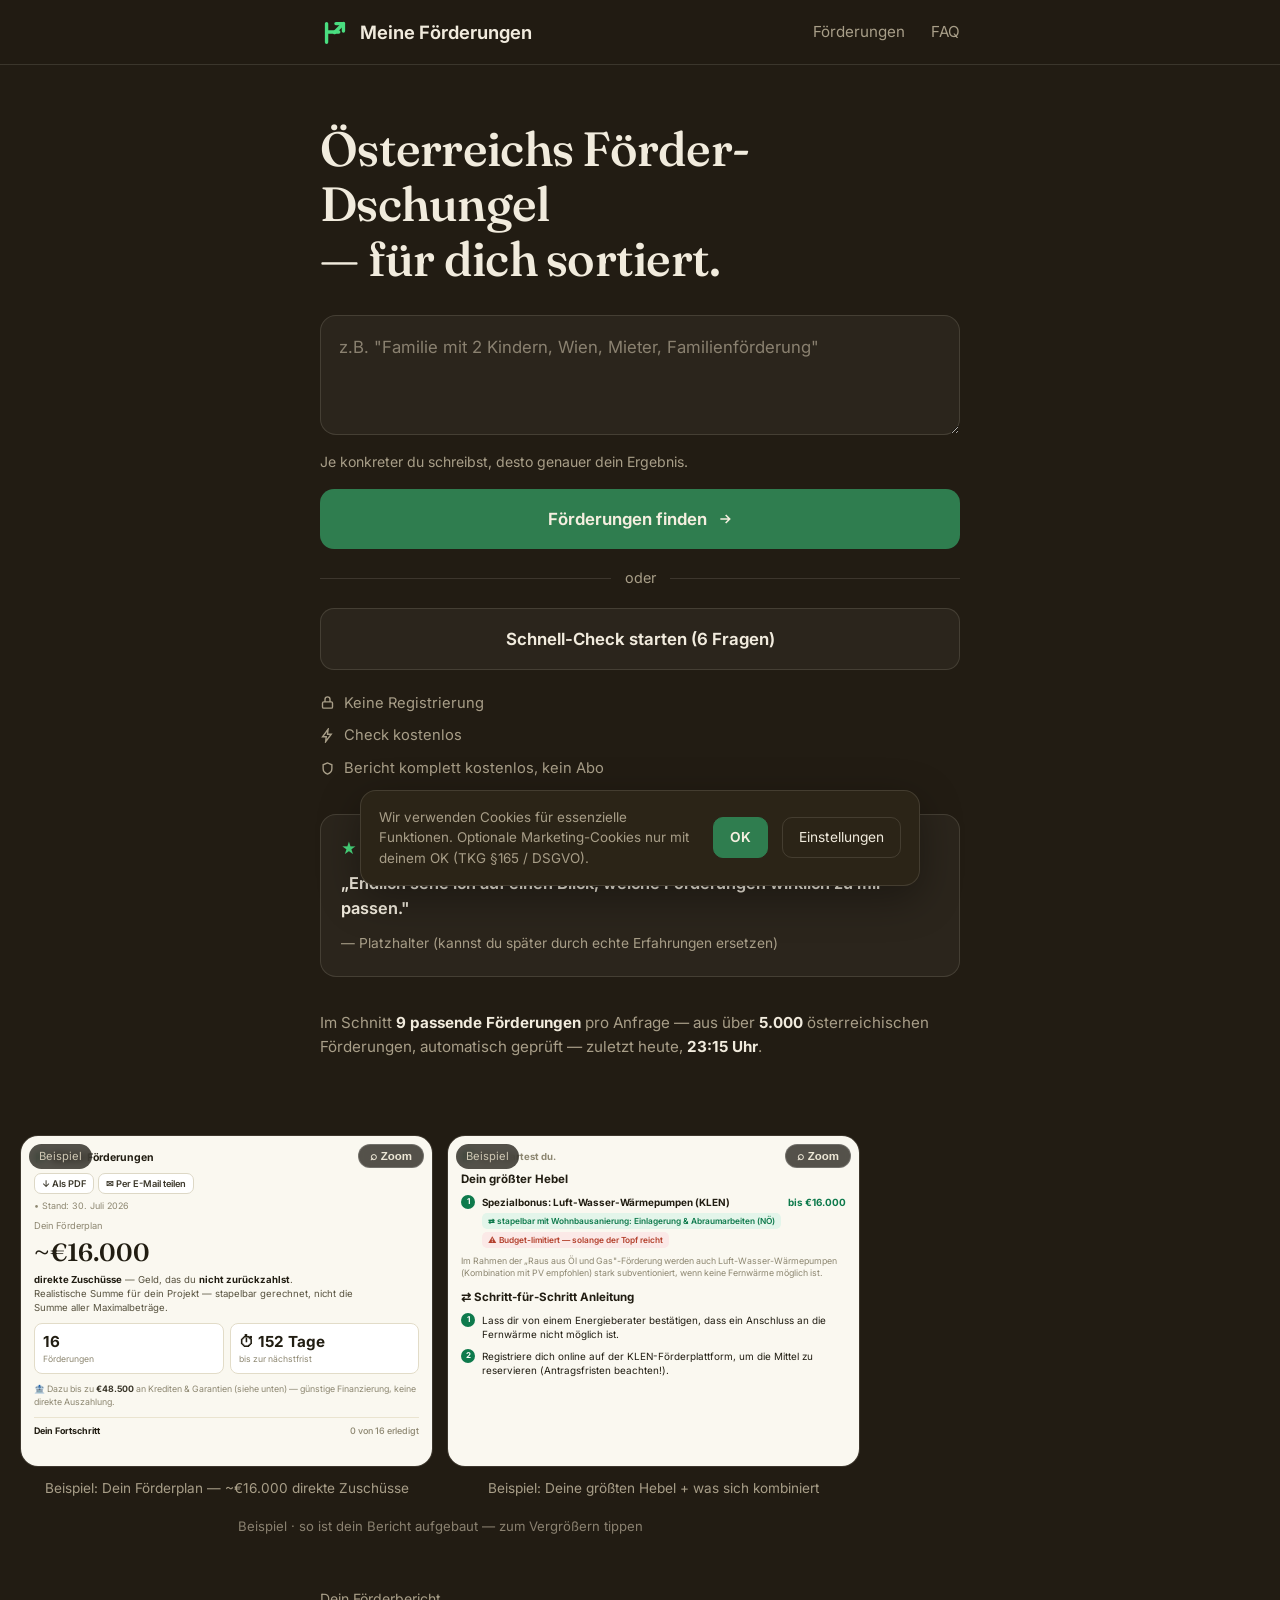
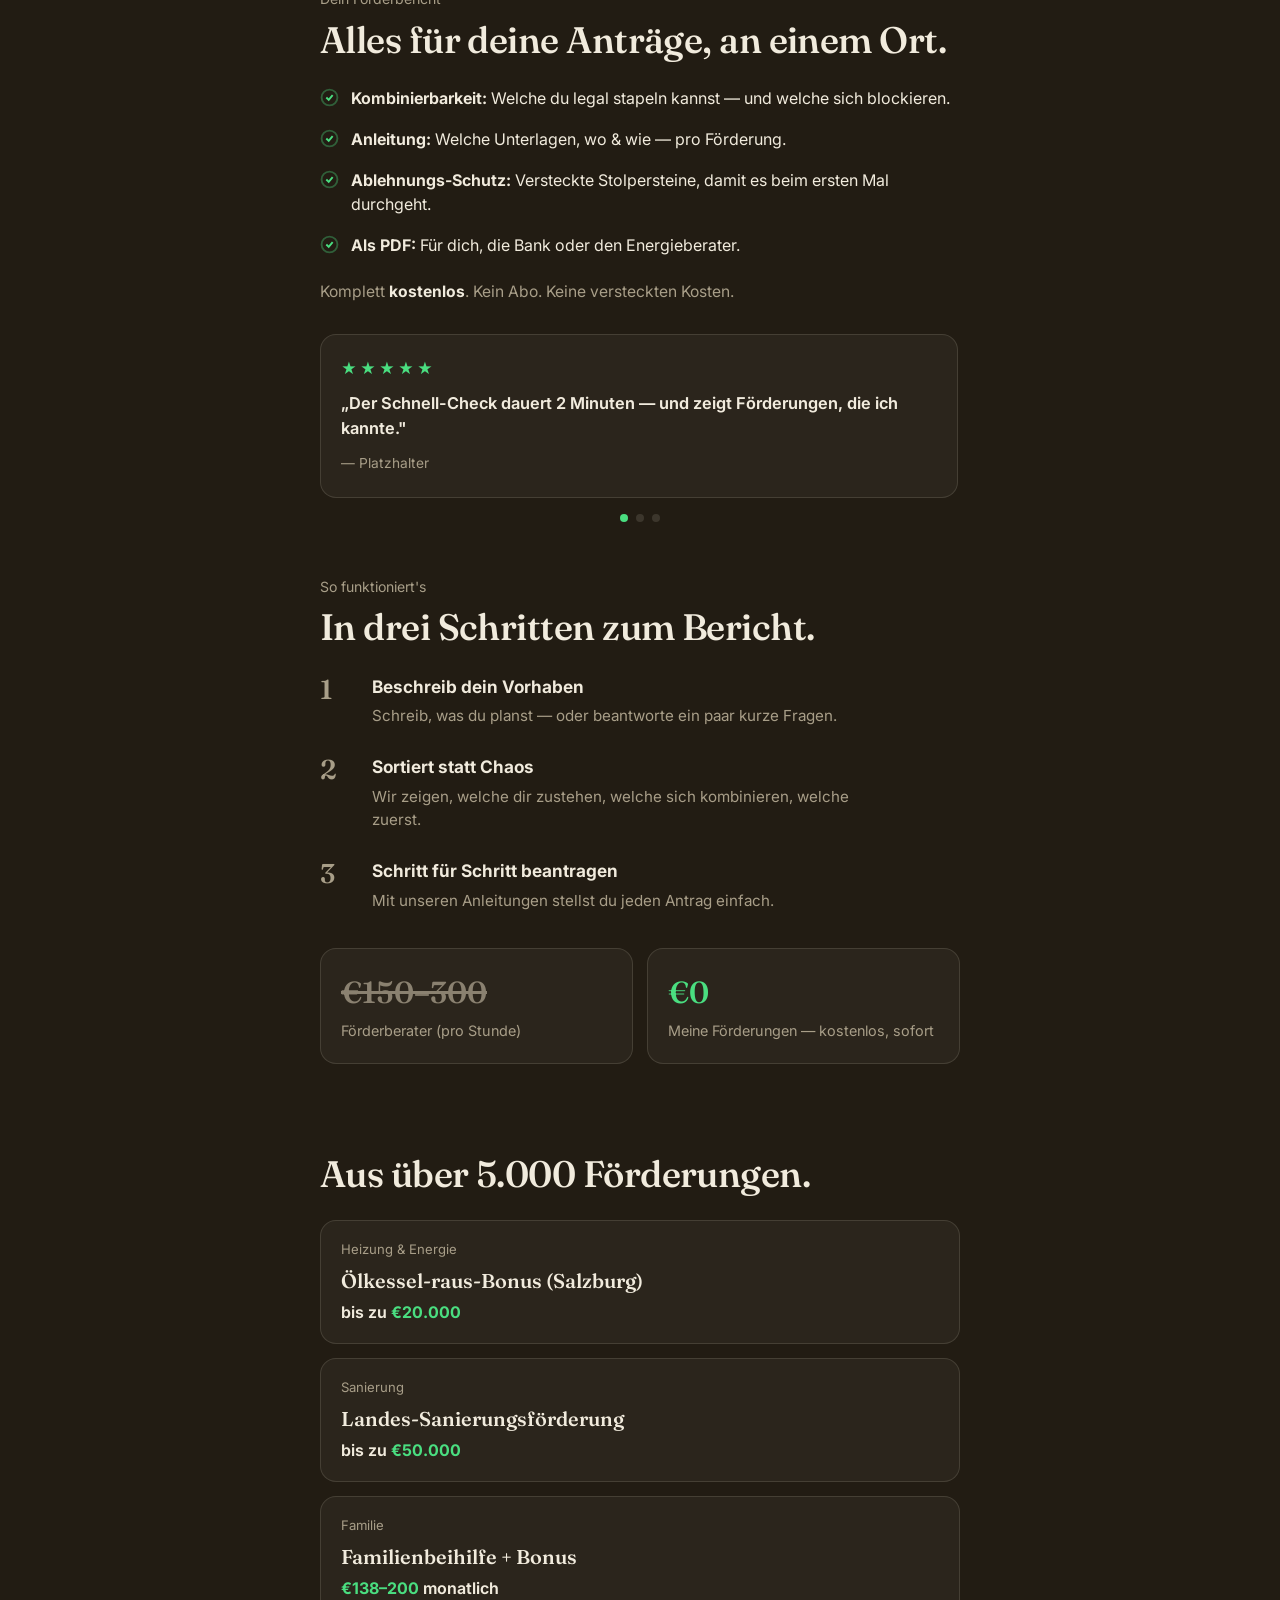
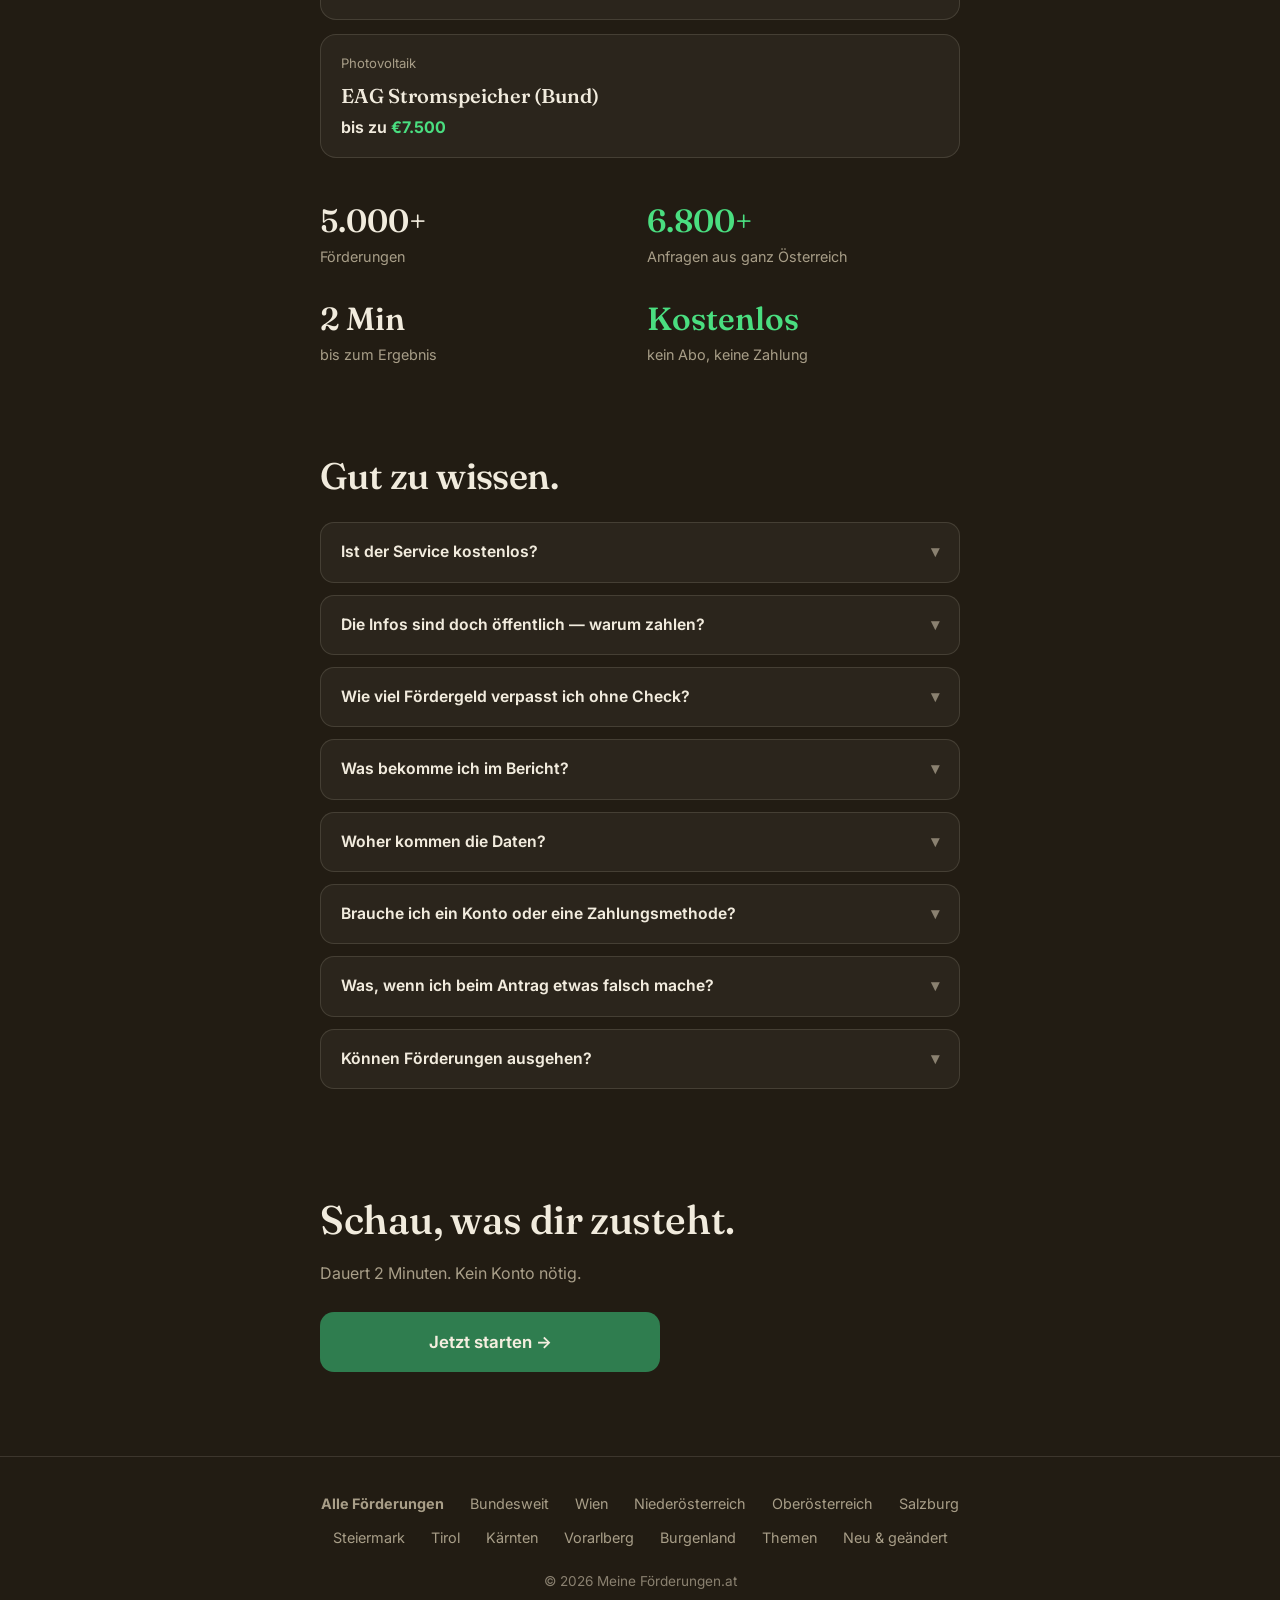
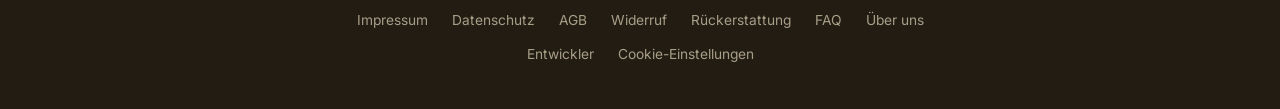
<file: index.html>
<!DOCTYPE html>
<html lang="de">
<head>
<meta charset="UTF-8">
<meta name="viewport" content="width=device-width, initial-scale=1">
<meta name="robots" content="noindex, nofollow">
<title>Meine Förderungen — Finde deine Förderungen in Österreich</title>
<meta name="description" content="Österreichs Förder-Dschungel — für dich sortiert. Im Schnitt 9 passende Förderungen pro Anfrage, aus über 5.000 Programmen.">
<link rel="preconnect" href="https://fonts.googleapis.com">
<link rel="preconnect" href="https://fonts.gstatic.com" crossorigin>
<link href="https://fonts.googleapis.com/css2?family=Fraunces:opsz,wght@9..144,400..640&family=Inter:wght@400;500;600;700;800&display=swap" rel="stylesheet">
<link rel="icon" href="data:image/svg+xml,%3Csvg xmlns='http://www.w3.org/2000/svg' viewBox='0 0 32 32'%3E%3Cpath d='M7 27V7M7 16h13M17 7h8v8M25 7 15.5 16.5' stroke='%234ADE80' stroke-width='3.6' stroke-linecap='round' stroke-linejoin='round' fill='none'/%3E%3C/svg%3E">
<link rel="stylesheet" href="assets/style.css">
<style>svg.ic{width:16px;height:16px}</style>
</head>
<body>

<header class="site">
  <div class="wrap nav">
    <a href="index.html" class="brand"><span data-logo data-color="var(--mint)" data-size="30"></span> Meine Förderungen</a>
    <nav class="nav-links"><a href="foerderungen.html">Förderungen</a><a href="#faq">FAQ</a></nav>
  </div>
</header>

<!-- HERO -->
<div class="wrap hero">
  <h1>Österreichs Förder-Dschungel<br>— für dich sortiert.</h1>

  <textarea id="freeText" placeholder='z.B. "Familie mit 2 Kindern, Wien, Mieter, Familienförderung"'></textarea>
  <p class="hint">Je konkreter du schreibst, desto genauer dein Ergebnis.</p>
  <button class="btn btn-primary" id="findBtn">Förderungen finden <svg class="ic" viewBox="0 0 24 24" fill="none" stroke="currentColor" stroke-width="2.4"><path d="M5 12h14M13 6l6 6-6 6"/></svg></button>

  <div class="divider-or">oder</div>
  <button class="btn btn-ghost" onclick="location.href='check.html'">Schnell-Check starten (6 Fragen)</button>
  <button class="btn btn-primary" id="meinBericht" style="display:none;margin-top:10px;background:var(--btn);color:var(--btn-text)">Mein Bericht öffnen →</button>
  <p id="profilHinweis" style="display:none;text-align:center;font-size:.84rem;color:var(--muted);margin-top:10px">Deine Angaben sind in diesem Browser gespeichert — <a href="check.html" style="color:var(--mint);text-decoration:underline">ändern</a></p>

  <div class="trust">
    <span class="t"><svg width="15" height="15" viewBox="0 0 24 24" fill="none" stroke="currentColor" stroke-width="2.2"><rect x="4" y="11" width="16" height="10" rx="2"/><path d="M8 11V7a4 4 0 0 1 8 0v4"/></svg> Keine Registrierung</span>
    <span class="t"><svg width="15" height="15" viewBox="0 0 24 24" fill="none" stroke="currentColor" stroke-width="2.2"><path d="M13 2 4 14h6l-1 8 9-12h-6z"/></svg> Check kostenlos</span>
    <span class="t"><svg width="15" height="15" viewBox="0 0 24 24" fill="none" stroke="currentColor" stroke-width="2.2"><path d="M12 3 5 6v6c0 4.4 3 7.5 7 9 4-1.5 7-4.6 7-9V6z"/></svg> Bericht komplett kostenlos, kein Abo</span>
  </div>

  <div class="testimonial">
    <div class="stars">★★★★★</div>
    <span class="quote">„Endlich sehe ich auf einen Blick, welche Förderungen wirklich zu mir passen."</span>
    <div class="t-meta">— Platzhalter (kannst du später durch echte Erfahrungen ersetzen)</div>
  </div>

  <p class="statline">Im Schnitt <b>9 passende Förderungen</b> pro Anfrage — aus über <b>5.000</b> österreichischen Förderungen, automatisch geprüft — zuletzt heute, <b>23:15 Uhr</b>.</p>
</div>

<!-- BEISPIEL-REPORTS -->
<div class="wrap-wide examples" id="beispiele">
  <div class="examples-grid">
    <div>
      <div class="ex-card">
        <span class="beispiel">Beispiel</span>
        <button class="zoom" data-shot="shot1">⌕ Zoom</button>
        <div class="ex-shot" id="shot1">
          <div class="xs-head"><span data-logo data-color="#0E7A4C" data-size="13"></span> Meine Förderungen</div>
          <div><span class="xs-btn">↓ Als PDF</span><span class="xs-btn">✉ Per E-Mail teilen</span></div>
          <div class="xs-stand">• Stand: 30. Juli 2026</div>
          <div class="xs-label">Dein Förderplan</div>
          <div class="xs-big">~€16.000</div>
          <div class="xs-sub"><b>direkte Zuschüsse</b> — Geld, das du <b>nicht zurückzahlst</b>.<br>Realistische Summe für dein Projekt — stapelbar gerechnet, nicht die Summe aller Maximalbeträge.</div>
          <div class="xs-grid">
            <div class="xs-box"><div class="n">16</div><div class="l">Förderungen</div></div>
            <div class="xs-box"><div class="n">⏱ 152 Tage</div><div class="l">bis zur nächstfrist</div></div>
          </div>
          <div class="xs-note">🏦 Dazu bis zu <b>€48.500</b> an Krediten &amp; Garantien (siehe unten) — günstige Finanzierung, keine direkte Auszahlung.</div>
          <div class="xs-progress">Dein Fortschritt <span class="r">0 von 16 erledigt</span></div>
        </div>
      </div>
      <p class="ex-cap">Beispiel: Dein Förderplan — ~€16.000 direkte Zuschüsse</p>
    </div>
    <div>
      <div class="ex-card">
        <span class="beispiel">Beispiel</span>
        <button class="zoom" data-shot="shot2">⌕ Zoom</button>
        <div class="ex-shot" id="shot2">
          <div class="xs-head"><span data-logo data-color="#0E7A4C" data-size="13"></span> <span class="xs-label" style="font-size:.6rem">Hier startest du.</span></div>
          <div class="xs-h3">Dein größter Hebel</div>
          <div class="xs-step"><span class="dot">1</span><div><b>Spezialbonus: Luft-Wasser-Wärmepumpen (KLEN)</b> <span style="float:right;color:#0E7A4C;font-weight:700">bis €16.000</span>
            <div><span class="xs-tag ok">⇄ stapelbar mit Wohnbausanierung: Einlagerung &amp; Abraumarbeiten (NÖ)</span><span class="xs-tag warn">⚠ Budget-limitiert — solange der Topf reicht</span></div>
          </div></div>
          <div class="xs-note">Im Rahmen der „Raus aus Öl und Gas"-Förderung werden auch Luft-Wasser-Wärmepumpen (Kombination mit PV empfohlen) stark subventioniert, wenn keine Fernwärme möglich ist.</div>
          <div class="xs-h3" style="margin-top:9px">⇄ Schritt-für-Schritt Anleitung</div>
          <div class="xs-step"><span class="dot">1</span><div>Lass dir von einem Energieberater bestätigen, dass ein Anschluss an die Fernwärme nicht möglich ist.</div></div>
          <div class="xs-step"><span class="dot">2</span><div>Registriere dich online auf der KLEN-Förderplattform, um die Mittel zu reservieren (Antrags­fristen beachten!).</div></div>
        </div>
      </div>
      <p class="ex-cap">Beispiel: Deine größten Hebel + was sich kombiniert</p>
    </div>
  </div>
  <p class="examples-note">Beispiel · so ist dein Bericht aufgebaut — zum Vergrößern tippen</p>
</div>

<!-- DEIN FÖRDERBERICHT -->
<section id="foerderungen">
  <div class="wrap">
    <p class="kicker">Dein Förderbericht</p>
    <h2 class="display">Alles für deine Anträge, an einem Ort.</h2>
    <ul class="checklist">
      <li><span style="color:var(--mint)"><svg width="19" height="19" viewBox="0 0 24 24" fill="none" stroke="currentColor" stroke-width="2.4"><circle cx="12" cy="12" r="10" stroke-opacity=".35"/><path d="m8 12 3 3 5-6"/></svg></span><span><b>Kombinierbarkeit:</b> Welche du legal stapeln kannst — und welche sich blockieren.</span></li>
      <li><span style="color:var(--mint)"><svg width="19" height="19" viewBox="0 0 24 24" fill="none" stroke="currentColor" stroke-width="2.4"><circle cx="12" cy="12" r="10" stroke-opacity=".35"/><path d="m8 12 3 3 5-6"/></svg></span><span><b>Anleitung:</b> Welche Unterlagen, wo &amp; wie — pro Förderung.</span></li>
      <li><span style="color:var(--mint)"><svg width="19" height="19" viewBox="0 0 24 24" fill="none" stroke="currentColor" stroke-width="2.4"><circle cx="12" cy="12" r="10" stroke-opacity=".35"/><path d="m8 12 3 3 5-6"/></svg></span><span><b>Ablehnungs-Schutz:</b> Versteckte Stolpersteine, damit es beim ersten Mal durchgeht.</span></li>
      <li><span style="color:var(--mint)"><svg width="19" height="19" viewBox="0 0 24 24" fill="none" stroke="currentColor" stroke-width="2.4"><circle cx="12" cy="12" r="10" stroke-opacity=".35"/><path d="m8 12 3 3 5-6"/></svg></span><span><b>Als PDF:</b> Für dich, die Bank oder den Energieberater.</span></li>
    </ul>
    <p class="price-line">Komplett <b>kostenlos</b>. Kein Abo. Keine versteckten Kosten.</p>

    <div class="carousel" style="margin-top:30px">
      <div class="car-track">
        <div class="car-slide"><div class="testimonial">
          <div class="stars">★★★★★</div>
          <span class="quote">„Der Schnell-Check dauert 2 Minuten — und zeigt Förderungen, die ich kannte."</span>
          <div class="t-meta">— Platzhalter</div>
        </div></div>
        <div class="car-slide"><div class="testimonial">
          <div class="stars">★★★★★</div>
          <span class="quote">„Sofort sichtbar: was mir zusteht, was kombinierbar ist, was zuerst kommt."</span>
          <div class="t-meta">— Platzhalter</div>
        </div></div>
        <div class="car-slide"><div class="testimonial">
          <div class="stars">★★★★★</div>
          <span class="quote">„Alle 1.148 Förderungen Österreichs — durchsuchbar und gratis."</span>
          <div class="t-meta">— Platzhalter</div>
        </div></div>
      </div>
      <div class="car-dots"><button class="on"></button><button></button><button></button></div>
    </div>
  </div>
</section>

<!-- SO FUNKTIONIERT'S -->
<section style="padding-top:10px">
  <div class="wrap">
    <p class="kicker">So funktioniert's</p>
    <h2 class="display">In drei Schritten zum Bericht.</h2>
    <div class="steps">
      <div class="step"><div class="n">1</div><div><h3>Beschreib dein Vorhaben</h3><p>Schreib, was du planst — oder beantworte ein paar kurze Fragen.</p></div></div>
      <div class="step"><div class="n">2</div><div><h3>Sortiert statt Chaos</h3><p>Wir zeigen, welche dir zustehen, welche sich kombinieren, welche zuerst.</p></div></div>
      <div class="step"><div class="n">3</div><div><h3>Schritt für Schritt beantragen</h3><p>Mit unseren Anleitungen stellst du jeden Antrag einfach.</p></div></div>
    </div>
    <div class="vs" style="margin-top:36px">
      <div class="cell"><div class="amount old">€150–300</div><div class="lbl">Förderberater (pro Stunde)</div></div>
      <div class="cell"><div class="amount hot">€0</div><div class="lbl">Meine Förderungen — kostenlos, sofort</div></div>
    </div>
  </div>
</section>

<!-- AUS ÜBER 5.000 FÖRDERUNGEN -->
<section>
  <div class="wrap">
    <h2 class="display">Aus über 5.000 Förderungen.</h2>
    <div class="fcards">
      <div class="fcard"><div class="cat">Heizung &amp; Energie</div><div class="name">Ölkessel-raus-Bonus (Salzburg)</div><div class="amt">bis zu <b>€20.000</b></div></div>
      <div class="fcard"><div class="cat">Sanierung</div><div class="name">Landes-Sanierungsförderung</div><div class="amt">bis zu <b>€50.000</b></div></div>
      <div class="fcard"><div class="cat">Familie</div><div class="name">Familienbeihilfe + Bonus</div><div class="amt"><b>€138–200</b> monatlich</div></div>
      <div class="fcard"><div class="cat">Photovoltaik</div><div class="name">EAG Stromspeicher (Bund)</div><div class="amt">bis zu <b>€7.500</b></div></div>
    </div>
    <div class="stats" style="margin-top:38px">
      <div class="s"><div class="v">5.000+</div><div class="l">Förderungen</div></div>
      <div class="s"><div class="v g">6.800+</div><div class="l">Anfragen aus ganz Österreich</div></div>
      <div class="s"><div class="v">2 Min</div><div class="l">bis zum Ergebnis</div></div>
      <div class="s"><div class="v g">Kostenlos</div><div class="l">kein Abo, keine Zahlung</div></div>
    </div>
  </div>
</section>

<!-- FAQ -->
<section id="faq">
  <div class="wrap">
    <h2 class="display">Gut zu wissen.</h2>
    <div class="faq">
      <details><summary>Ist der Service kostenlos? <span class="ar">▾</span></summary><div class="a">Ja — alles: Der Check und dein vollständiger Bericht mit Anleitungen, Unterlagen und Kombi-Reihenfolge sind kostenlos. Keine Zahlung, kein Abo, kein Konto.</div></details>
      <details><summary>Die Infos sind doch öffentlich — warum zahlen? <span class="ar">▾</span></summary><div class="a">Du zahlst nichts — die Frage ist eher: Warum liegt das Wissen nur verstreut? Es verteilt sich über das Transparenzportal, 9 Landesförderstellen und Dutzende Stadt-Programme. Wir sortieren es für deine Situation: Was passt, was kombinierbar ist, welche Frist zuerst kommt.</div></details>
      <details><summary>Wie viel Fördergeld verpasst ich ohne Check? <span class="ar">▾</span></summary><div class="a">Im Schnitt finden wir 9 passende Förderungen pro Anfrage — die meisten Nutzer kannten vorher 2–3 davon. Gerade Kombinationen (z.&nbsp;B. Sanierung + PV + Wärmepumpe) bleiben ohne Überblick liegen.</div></details>
      <details><summary>Was bekomme ich im Bericht? <span class="ar">▾</span></summary><div class="a">Deinen persönlichen Bericht: jede passende Förderung mit Betrag, Schritt-für-Schritt-Anleitung zum Aufklappen, Unterlagen-Checkliste, Experten-Tipps und der Kombi-Reihenfolge — komplett kostenlos im Browser.</div></details>
      <details><summary>Woher kommen die Daten? <span class="ar">▾</span></summary><div class="a">Aus dem Transparenzportal des Bundes, den Förderstellen aller 9 Bundesländer sowie ausgewählten Stadt- und Bezirksprogrammen — über 5.000 Programme, automatisiert auf Aktualität geprüft.</div></details>
      <details><summary>Brauche ich ein Konto oder eine Zahlungsmethode? <span class="ar">▾</span></summary><div class="a">Nein — keine Registrierung, keine E-Mail, keine Zahlung. Du beschreibst dein Vorhaben und siehst deinen Bericht direkt im Browser.</div></details>
      <details><summary>Was, wenn ich beim Antrag etwas falsch mache? <span class="ar">▾</span></summary><div class="a">Genau dafür gibt es den Ablehnungs-Schutz: versteckte Stolpersteine pro Förderung, damit es beim ersten Mal durchgeht — als Experte-Tipp direkt in jedem Antrags-Plan.</div></details>
      <details><summary>Können Förderungen ausgehen? <span class="ar">▾</span></summary><div class="a">Ja — viele Programme sind budget-limitiert und gehen zeitweise aus. Deshalb zeigt dir der Bericht die Reihenfolge: Was du zuerst beantragen musst, bevor das Budget reicht.</div></details>
    </div>
  </div>
</section>

<!-- FINAL CTA -->
<section class="final-cta">
  <div class="wrap">
    <h2 class="serif">Schau, was dir zusteht.</h2>
    <p>Dauert 2 Minuten. Kein Konto nötig.</p>
    <button class="btn btn-primary" onclick="location.href='check.html'" style="max-width:340px">Jetzt starten →</button>
  </div>
</section>

<footer class="site">
  <div class="wrap">
    <div class="f-links">
      <a href="foerderungen.html"><b>Alle Förderungen</b></a><a href="#">Bundesweit</a><a href="#">Wien</a><a href="#">Niederösterreich</a><a href="#">Oberösterreich</a><a href="#">Salzburg</a><a href="#">Steiermark</a><a href="#">Tirol</a><a href="#">Kärnten</a><a href="#">Vorarlberg</a><a href="#">Burgenland</a><a href="#">Themen</a><a href="#">Neu &amp; geändert</a>
    </div>
    <div class="f-copy">© 2026 Meine Förderungen.at</div>
    <div class="f-legal">
      <a href="#">Impressum</a><a href="#">Datenschutz</a><a href="#">AGB</a><a href="#">Widerruf</a><a href="#">Rückerstattung</a><a href="#faq">FAQ</a><a href="#">Über uns</a><a href="entwickler.html">Entwickler</a><a href="#" id="cookieLink">Cookie-Einstellungen</a>
    </div>
  </div>
</footer>

<div class="lightbox" id="lightbox"><div class="lb-card"><button class="lb-close">✕</button><div class="lb-body"></div></div></div>

<div class="cookie" id="cookieBar">
  <p>Wir verwenden Cookies für essenzielle Funktionen. Optionale Marketing-Cookies nur mit deinem OK (TKG §165 / DSGVO).</p>
  <button class="ok">OK</button><button class="set">Einstellungen</button>
</div>
<div class="cmodal" id="cookieModal"><div class="box">
  <h3>Cookie-Einstellungen</h3>
  <p>Diese Demo setzt nur essenzielle Cookies (deine Quiz-Antworten, diese Auswahl). Kein Tracking, keine Werbung.</p>
  <button class="btn btn-primary">Speichern</button>
</div></div>

<script src="assets/app.js"></script>
<script>
document.getElementById('findBtn').onclick=()=>{
  const t=document.getElementById('freeText').value.trim();
  const p=new URLSearchParams(); if(t) p.set('text',t);
  location.href='bericht.html?'+p.toString();
};
document.getElementById('cookieLink').onclick=e=>{e.preventDefault();document.getElementById('cookieModal').classList.add('open');};
try{
  const prof=JSON.parse(localStorage.getItem('hdm-profil')||'null');
  if(prof && Object.keys(prof).length){
    document.getElementById('meinBericht').style.display='flex';
    document.getElementById('profilHinweis').style.display='block';
    document.getElementById('meinBericht').onclick=()=>location.href='bericht.html';
  }
}catch(e){}
</script>
</body>
</html>
</file>
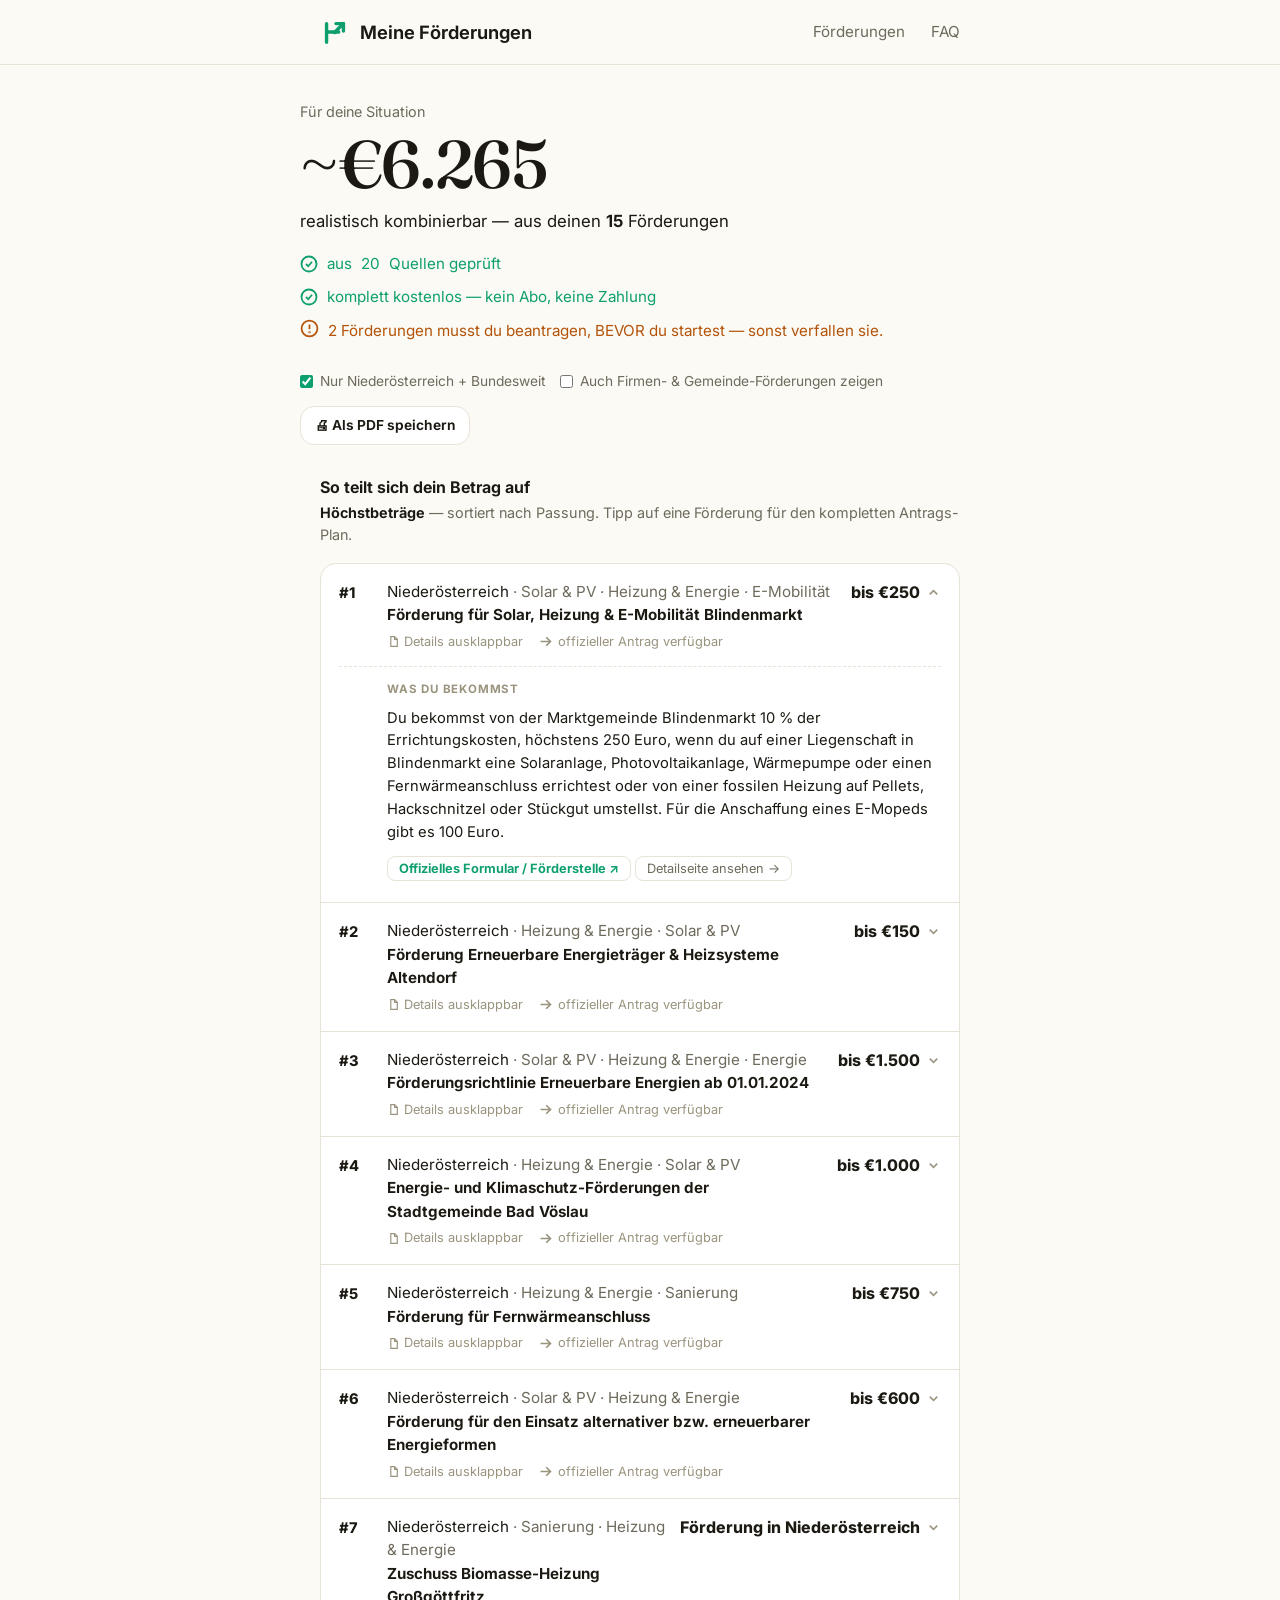
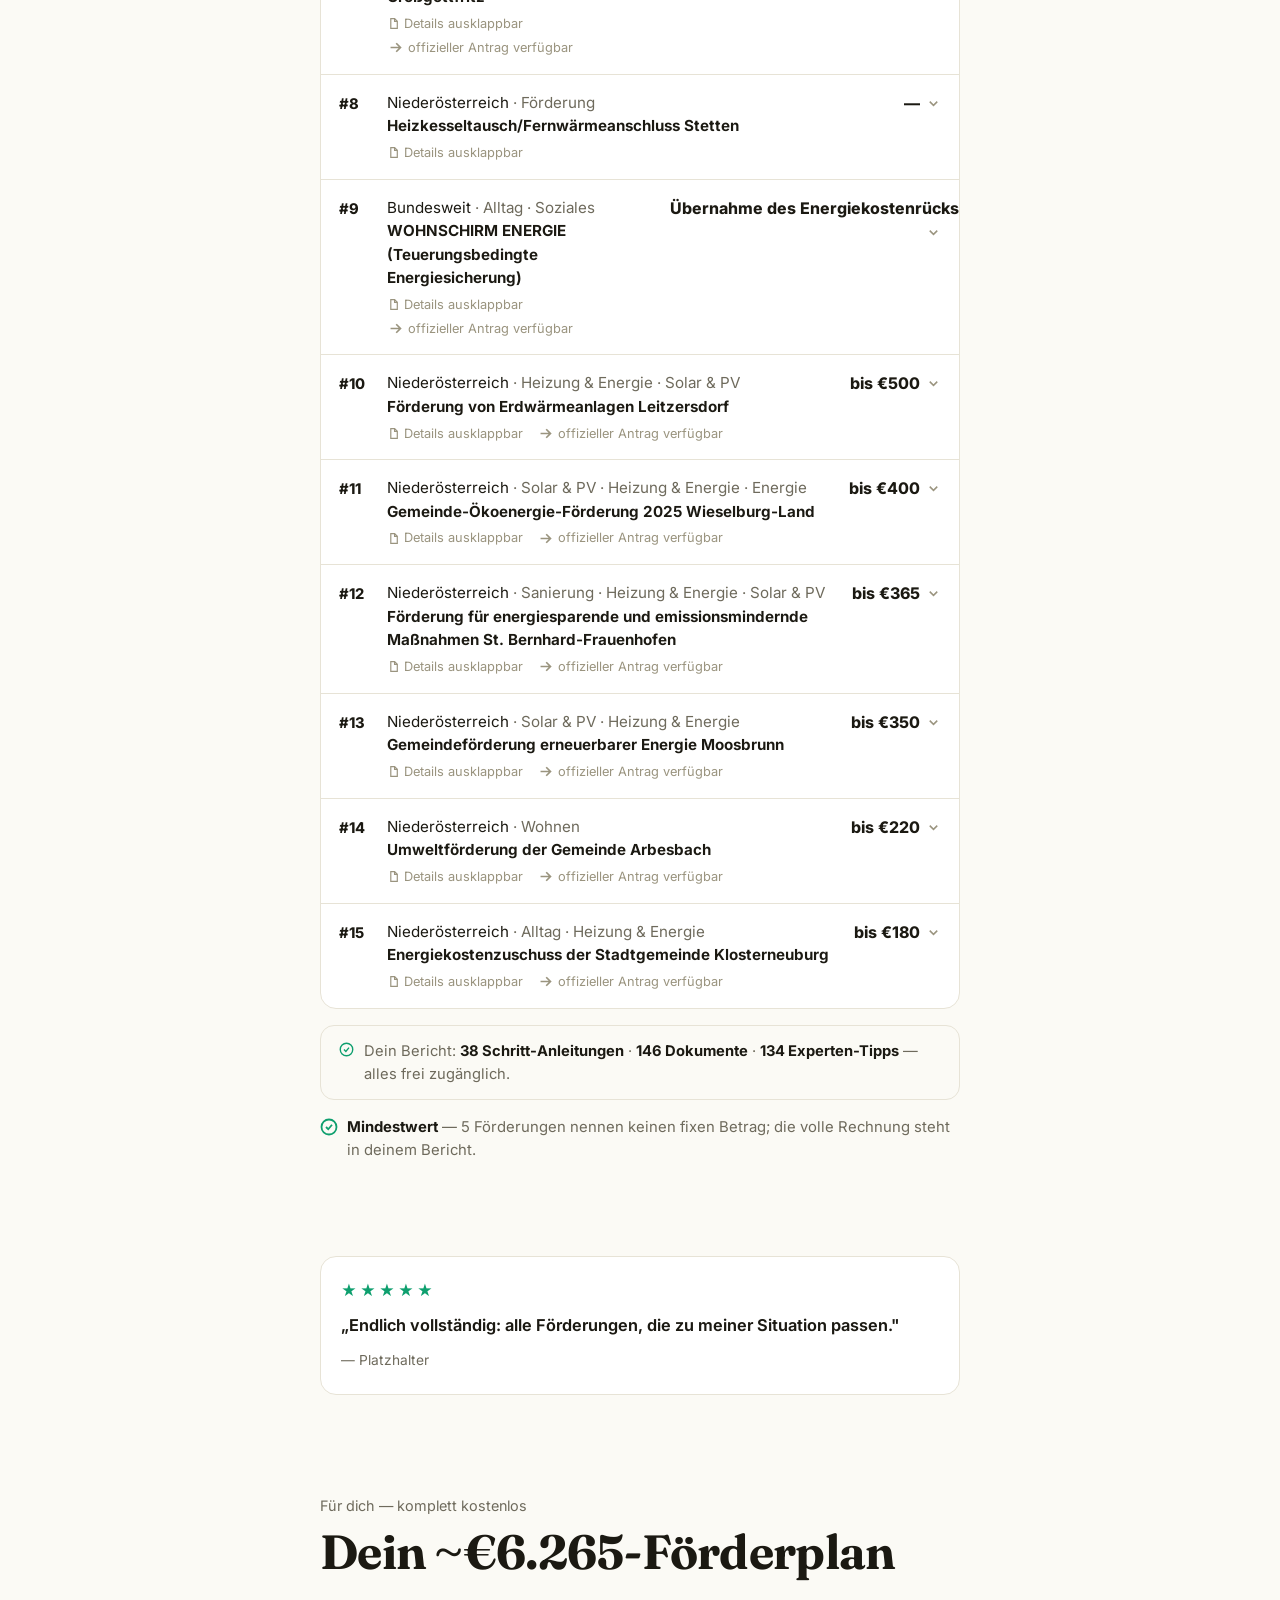
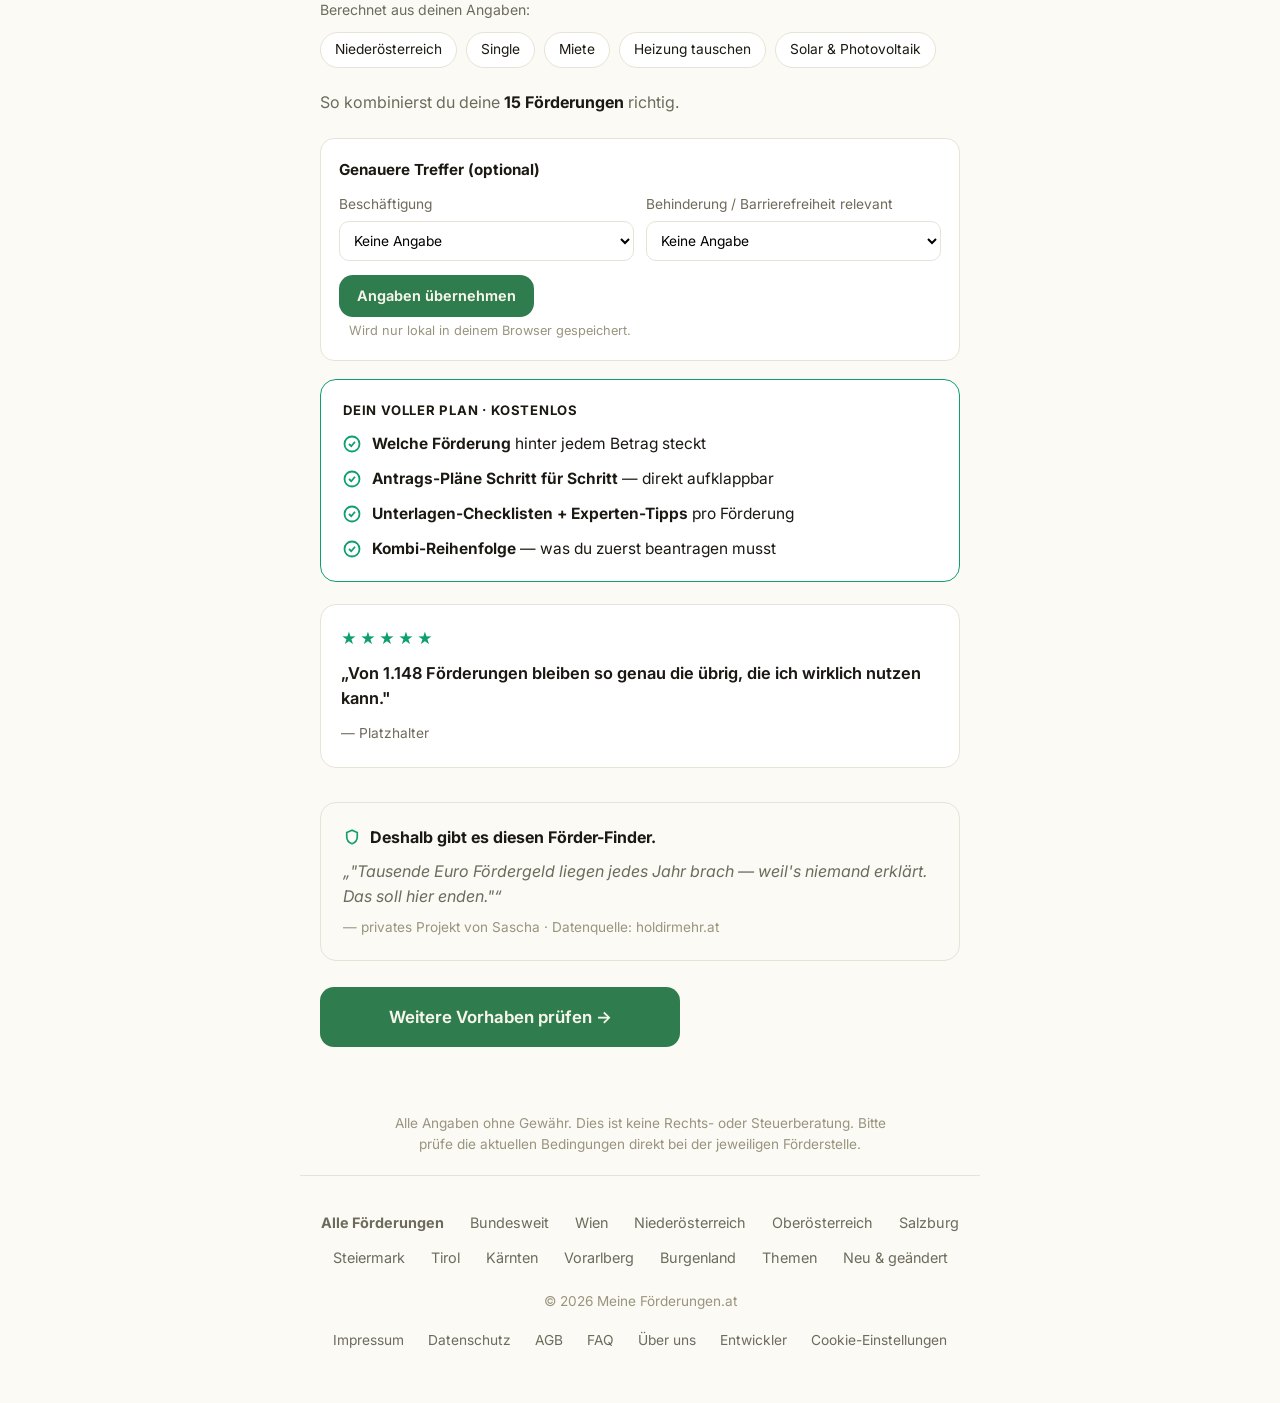
<file: bericht.html>
<!DOCTYPE html>
<html lang="de">
<head>
<meta charset="UTF-8">
<meta name="viewport" content="width=device-width, initial-scale=1">
<meta name="robots" content="noindex, nofollow">
<title>Dein Förderbericht — Meine Förderungen</title>
<link rel="preconnect" href="https://fonts.googleapis.com">
<link rel="preconnect" href="https://fonts.gstatic.com" crossorigin>
<link href="https://fonts.googleapis.com/css2?family=Fraunces:opsz,wght@9..144,400..640&family=Inter:wght@400;500;600;700;800&display=swap" rel="stylesheet">
<link rel="icon" href="data:image/svg+xml,%3Csvg xmlns='http://www.w3.org/2000/svg' viewBox='0 0 32 32'%3E%3Cpath d='M7 27V7M7 16h13M17 7h8v8M25 7 15.5 16.5' stroke='%234ADE80' stroke-width='3.6' stroke-linecap='round' stroke-linejoin='round' fill='none'/%3E%3C/svg%3E">
<link rel="stylesheet" href="assets/style.css">
</head>
<body class="theme-light">

<header class="site">
  <div class="wrap nav">
    <a href="index.html" class="brand"><span data-logo data-color="var(--mint)" data-size="30"></span> Meine Förderungen</a>
    <nav class="nav-links"><a href="index.html#foerderungen">Förderungen</a><a href="index.html#faq">FAQ</a></nav>
  </div>
</header>

<!-- KOPF -->
<div class="wrap b-head">
  <p class="b-label">Für deine Situation</p>
  <div class="b-amount serif" id="amount">€14.500–€17.000</div>
  <p class="b-sub">realistisch kombinierbar — aus deinen <b id="nFoer">46</b> Förderungen</p>
  <div class="b-badges">
    <span class="ok"><svg width="18" height="18" viewBox="0 0 24 24" fill="none" stroke="currentColor" stroke-width="2.4"><circle cx="12" cy="12" r="10"/><path d="m8 12 3 3 5-6"/></svg> aus <span id="nQuellen">20</span> Quellen geprüft</span>
    <span class="ok"><svg width="18" height="18" viewBox="0 0 24 24" fill="none" stroke="currentColor" stroke-width="2.4"><circle cx="12" cy="12" r="10"/><path d="m8 12 3 3 5-6"/></svg> komplett kostenlos — kein Abo, keine Zahlung</span>
    <span class="warn" id="warnRow" style="display:none"><svg width="19" height="19" viewBox="0 0 24 24" fill="none" stroke="currentColor" stroke-width="2.2"><circle cx="12" cy="12" r="10"/><path d="M12 7v6"/><circle cx="12" cy="16.6" r=".4" fill="currentColor"/></svg> <span class="wtxt">2 Förderungen musst du beantragen, BEVOR du startest — sonst verfallen sie.</span></span>
  <div style="display:flex;gap:14px;flex-wrap:wrap;align-items:center;margin-top:18px">
    <label id="strictWrap" style="display:flex;gap:7px;align-items:center;font-size:.86rem;color:var(--muted);cursor:pointer"><input type="checkbox" id="strict" checked style="accent-color:var(--mint)"> Nur Niederösterreich + Bundesweit</label>
    <label id="firmsWrap" style="display:flex;gap:7px;align-items:center;font-size:.86rem;color:var(--muted);cursor:pointer"><input type="checkbox" id="firms" style="accent-color:var(--mint)"> Auch Firmen- &amp; Gemeinde-Förderungen zeigen</label>
    <button id="printBtn" class="btn btn-ghost" style="width:auto;padding:8px 14px;font-size:.86rem">🖨 Als PDF speichern</button>
  </div>
</div>

<!-- RANGLISTE -->
<div class="wrap b-sect">
  <h2>So teilt sich dein Betrag auf</h2>
  <p class="sub"><b>Höchstbeträge</b> — sortiert nach Passung. Tipp auf eine Förderung für den kompletten Antrags-Plan.</p>
  <div class="rank-list" id="rankList"></div>
  <div class="report-summary"><svg width="15" height="15" viewBox="0 0 24 24" fill="none" stroke="currentColor" stroke-width="2.2" style="color:var(--mint);flex:none;margin-top:2px"><circle cx="12" cy="12" r="10"/><path d="m8 12 3 3 5-6"/></svg><span>Dein Bericht: <b>38 Schritt-Anleitungen</b> · <b>146 Dokumente</b> · <b>134 Experten-Tipps</b> — alles frei zugänglich.</span></div>
  <div class="min-value"><svg width="18" height="18" viewBox="0 0 24 24" fill="none" stroke="currentColor" stroke-width="2.4"><circle cx="12" cy="12" r="10"/><path d="m8 12 3 3 5-6"/></svg><span><b style="color:var(--text)">Mindestwert</b> — 5 Förderungen nennen keinen fixen Betrag; die volle Rechnung steht in deinem Bericht.</span></div>
</div>

<!-- TESTIMONIAL -->
<div class="wrap b-sect">
  <div class="testimonial">
    <div class="stars">★★★★★</div>
    <span class="quote">„Endlich vollständig: alle Förderungen, die zu meiner Situation passen."</span>
    <div class="t-meta">— Platzhalter</div>
  </div>
</div>

<!-- DEIN PLAN -->
<div class="wrap b-sect" style="padding-top:36px">
  <p class="b-label">Für dich — komplett kostenlos</p>
  <h2 class="display serif" style="font-size:clamp(2rem,6vw,3rem)">Dein <span id="amount-mini">~€14.500</span>-Förderplan</h2>
  <p class="chips-label" style="margin-top:18px">Berechnet aus deinen Angaben:</p>
  <div class="chips" id="chips"></div>
  <p style="color:var(--muted);margin-top:22px">So kombinierst du deine <b style="color:var(--text)"><span id="nFoer2">46</span> Förderungen</b> richtig.</p>

  <div id="zExtras" style="border:1px solid var(--line);border-radius:14px;padding:18px;margin-top:24px;background:var(--card)">
    <b style="font-size:.95rem">Genauere Treffer (optional)</b>
    <div style="display:flex;gap:12px;flex-wrap:wrap;margin-top:12px">
      <label style="flex:1;min-width:200px;font-size:.86rem;color:var(--muted)">Beschäftigung
        <select id="zBeruf" style="width:100%;margin-top:5px;padding:10px;border:1px solid var(--line);border-radius:10px;font:inherit;background:#fff">
          <option value="">Keine Angabe</option><option>Berufstätig</option><option>Pension</option><option>Selbstständig</option>
        </select></label>
      <label style="flex:1;min-width:200px;font-size:.86rem;color:var(--muted)">Behinderung / Barrierefreiheit relevant
        <select id="zBeh" style="width:100%;margin-top:5px;padding:10px;border:1px solid var(--line);border-radius:10px;font:inherit;background:#fff">
          <option value="">Keine Angabe</option><option>Ja</option><option>Nein</option>
        </select></label>
    </div>
    <button id="zSave" class="btn btn-primary" style="width:auto;padding:10px 18px;font-size:.9rem;margin-top:14px">Angaben übernehmen</button>
    <span style="font-size:.8rem;color:var(--faint);margin-left:10px">Wird nur lokal in deinem Browser gespeichert.</span>
  </div>

  <div class="plans">
    <div class="plan voll">
      <div class="h">Dein voller Plan · kostenlos</div>
      <ul>
        <li><svg width="18" height="18" viewBox="0 0 24 24" fill="none" stroke="currentColor" stroke-width="2.4"><circle cx="12" cy="12" r="10"/><path d="m8 12 3 3 5-6"/></svg> <span><b>Welche Förderung</b> hinter jedem Betrag steckt</span></li>
        <li><svg width="18" height="18" viewBox="0 0 24 24" fill="none" stroke="currentColor" stroke-width="2.4"><circle cx="12" cy="12" r="10"/><path d="m8 12 3 3 5-6"/></svg> <span><b>Antrags-Pläne Schritt für Schritt</b> — direkt aufklappbar</span></li>
        <li><svg width="18" height="18" viewBox="0 0 24 24" fill="none" stroke="currentColor" stroke-width="2.4"><circle cx="12" cy="12" r="10"/><path d="m8 12 3 3 5-6"/></svg> <span><b>Unterlagen-Checklisten + Experten-Tipps</b> pro Förderung</span></li>
        <li><svg width="18" height="18" viewBox="0 0 24 24" fill="none" stroke="currentColor" stroke-width="2.4"><circle cx="12" cy="12" r="10"/><path d="m8 12 3 3 5-6"/></svg> <span><b>Kombi-Reihenfolge</b> — was du zuerst beantragen musst</span></li>
      </ul>
    </div>
  </div>

  <div class="testimonial" style="margin-top:22px">
    <div class="stars">★★★★★</div>
    <span class="quote">„Von 1.148 Förderungen bleiben so genau die übrig, die ich wirklich nutzen kann."</span>
    <div class="t-meta">— Platzhalter</div>
  </div>

  <div class="guarantee">
    <div class="h"><svg width="18" height="18" viewBox="0 0 24 24" fill="none" stroke="currentColor" stroke-width="2.2"><path d="M12 3 5 6v6c0 4.4 3 7.5 7 9 4-1.5 7-4.6 7-9V6z"/></svg> Deshalb gibt es diesen Förder-Finder.</div>
    <q>"Tausende Euro Fördergeld liegen jedes Jahr brach — weil's niemand erklärt. Das soll hier enden."</q>
    <div class="w">— privates Projekt von Sascha · Datenquelle: holdirmehr.at</div>
  </div>

  <div style="margin-top:26px;text-align:center">
    <button class="btn btn-primary" style="max-width:360px" onclick="location.href='check.html'">Weitere Vorhaben prüfen →</button>
  </div>
</div>

<div class="wrap">
  <p class="disclaimer">Alle Angaben ohne Gewähr. Dies ist keine Rechts- oder Steuerberatung. Bitte prüfe die aktuellen Bedingungen direkt bei der jeweiligen Förderstelle.</p>
</div>

<footer class="site">
  <div class="wrap">
    <div class="f-links">
      <a href="index.html#foerderungen"><b>Alle Förderungen</b></a><a href="#">Bundesweit</a><a href="#">Wien</a><a href="#">Niederösterreich</a><a href="#">Oberösterreich</a><a href="#">Salzburg</a><a href="#">Steiermark</a><a href="#">Tirol</a><a href="#">Kärnten</a><a href="#">Vorarlberg</a><a href="#">Burgenland</a><a href="#">Themen</a><a href="#">Neu &amp; geändert</a>
    </div>
    <div class="f-copy">© 2026 Meine Förderungen.at</div>
    <div class="f-legal">
      <a href="#">Impressum</a><a href="#">Datenschutz</a><a href="#">AGB</a><a href="index.html#faq">FAQ</a><a href="#">Über uns</a><a href="entwickler.html">Entwickler</a><a href="#">Cookie-Einstellungen</a>
    </div>
  </div>
</footer>

<script src="assets/app.js"></script>
<script src="assets/katalog.js"></script>
<script src="assets/katalog-ui.js"></script>
<script>
  // "46 Förderungen" auch in der Plan-Sektion synchron halten
  const nf=document.getElementById('nFoer'), nf2=document.getElementById('nFoer2');
  if(nf&&nf2) nf2.textContent=nf.textContent;
  new MutationObserver(()=>{ if(nf&&nf2) nf2.textContent=nf.textContent; })
    .observe(nf,{childList:true,characterData:true,subtree:true});
</script>
</body>
</html>
</file>
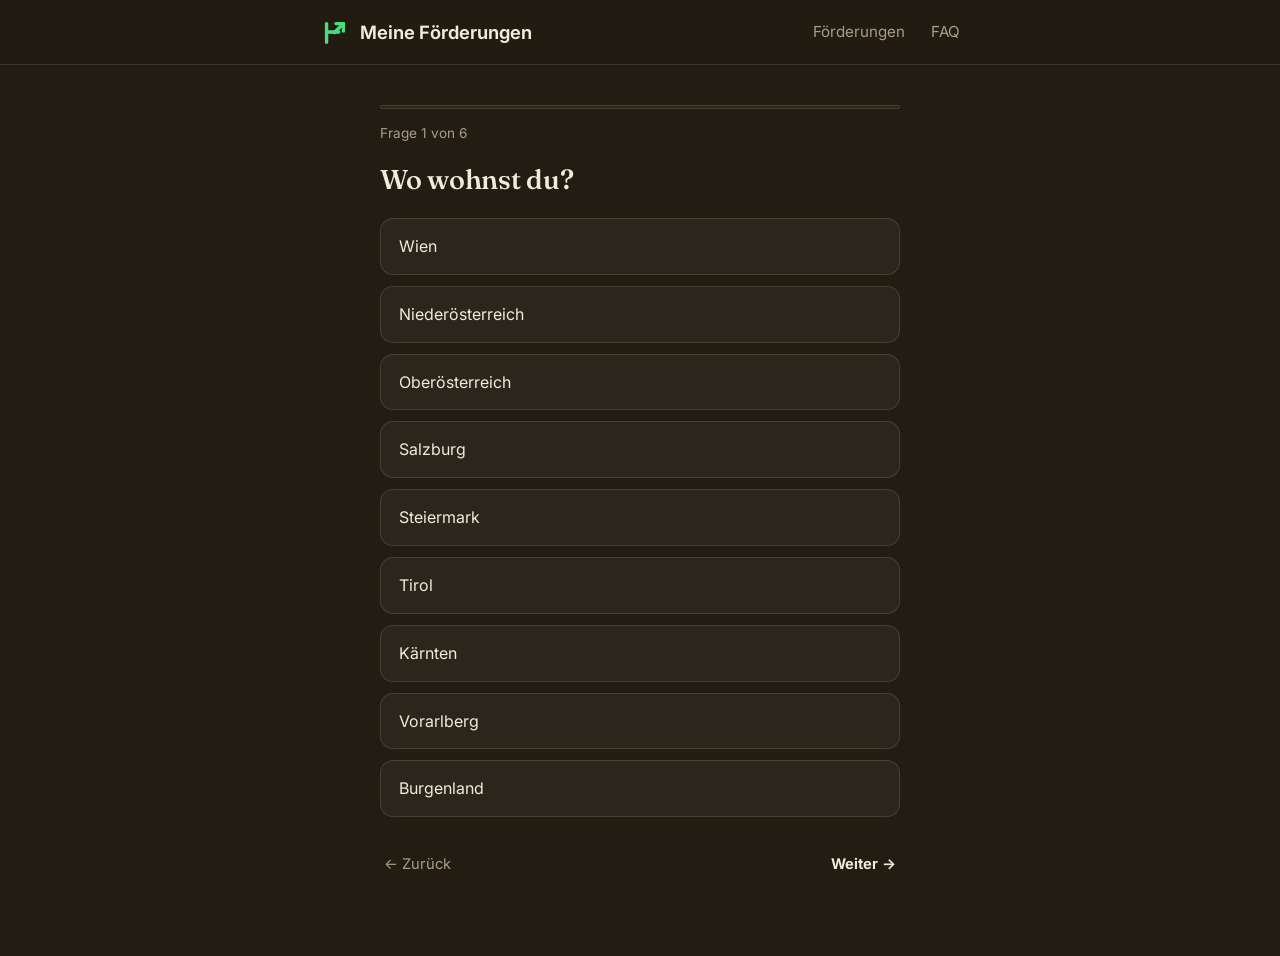
<file: check.html>
<!DOCTYPE html>
<html lang="de">
<head>
<meta charset="UTF-8">
<meta name="viewport" content="width=device-width, initial-scale=1">
<meta name="robots" content="noindex, nofollow">
<title>Schnell-Check — Meine Förderungen</title>
<link rel="preconnect" href="https://fonts.googleapis.com">
<link rel="preconnect" href="https://fonts.gstatic.com" crossorigin>
<link href="https://fonts.googleapis.com/css2?family=Fraunces:opsz,wght@9..144,400..640&family=Inter:wght@400;500;600;700;800&display=swap" rel="stylesheet">
<link rel="icon" href="data:image/svg+xml,%3Csvg xmlns='http://www.w3.org/2000/svg' viewBox='0 0 32 32'%3E%3Cpath d='M7 27V7M7 16h13M17 7h8v8M25 7 15.5 16.5' stroke='%234ADE80' stroke-width='3.6' stroke-linecap='round' stroke-linejoin='round' fill='none'/%3E%3C/svg%3E">
<link rel="stylesheet" href="assets/style.css">
</head>
<body>

<header class="site">
  <div class="wrap nav">
    <a href="index.html" class="brand"><span data-logo data-color="var(--mint)" data-size="30"></span> Meine Förderungen</a>
    <nav class="nav-links"><a href="index.html#foerderungen">Förderungen</a><a href="index.html#faq">FAQ</a></nav>
  </div>
</header>

<div class="quiz" id="quiz">
  <div class="q-progress"><i></i></div>
  <div class="q-count">Frage 1 von 6</div>
  <div class="q-question serif"></div>
  <div class="q-opts"></div>
  <p class="q-multi-hint" style="display:none">Mehrfachauswahl — wähle alles, was passt.</p>
  <div class="q-nav">
    <button class="prev">← Zurück</button>
    <button class="next">Weiter →</button>
  </div>
</div>

<script src="assets/app.js"></script>
</body>
</html>
</file>
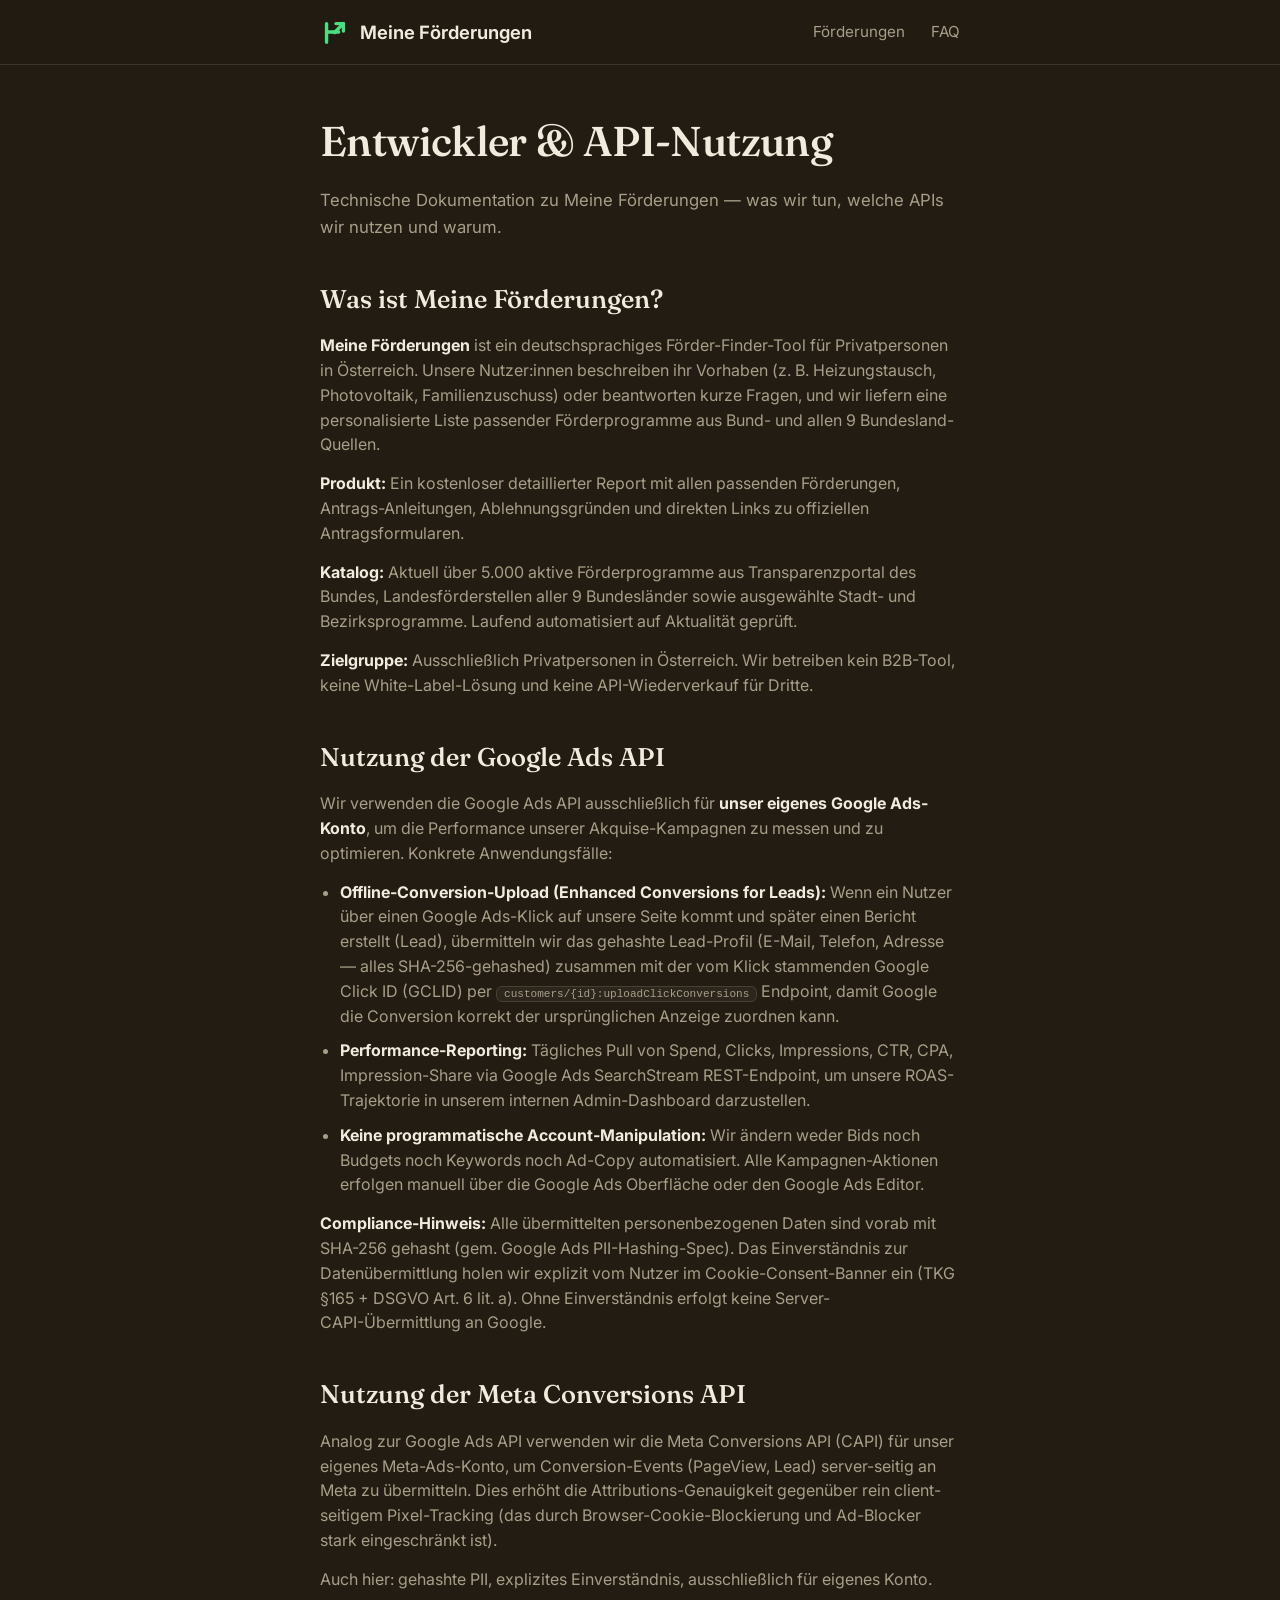
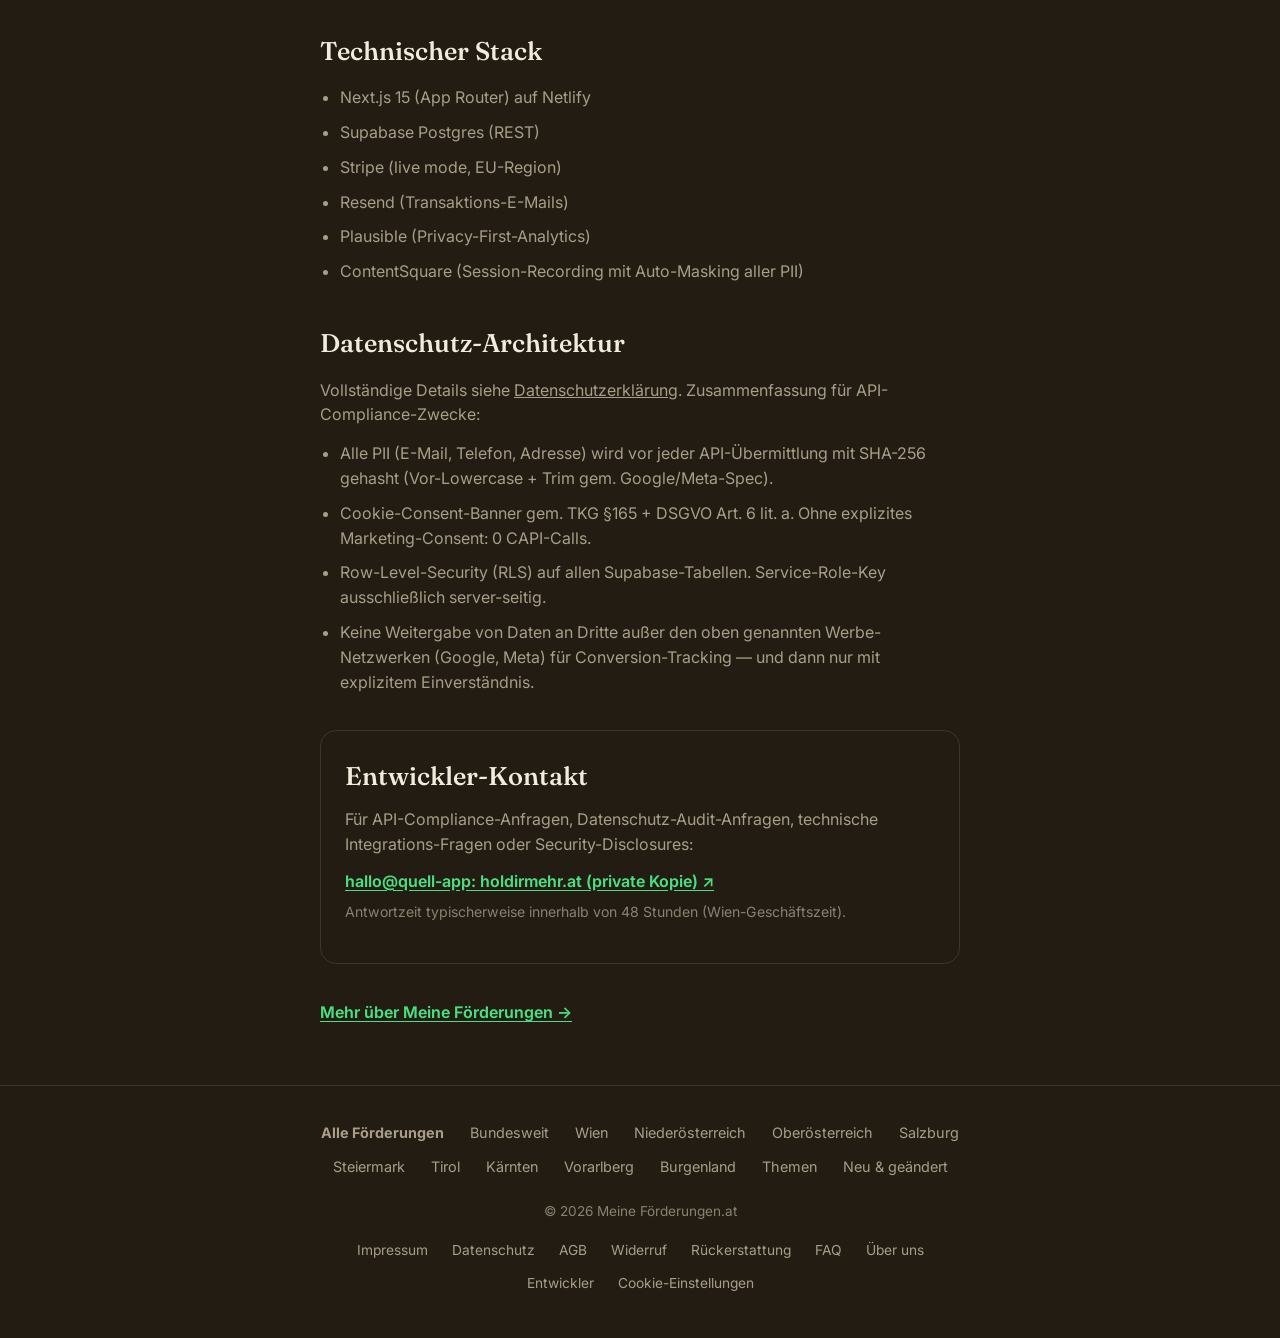
<file: entwickler.html>
<!DOCTYPE html>
<html lang="de">
<head>
<meta charset="UTF-8">
<meta name="viewport" content="width=device-width, initial-scale=1">
<meta name="robots" content="noindex, nofollow">
<title>Entwickler &amp; API-Nutzung — Meine Förderungen</title>
<link rel="preconnect" href="https://fonts.googleapis.com">
<link rel="preconnect" href="https://fonts.gstatic.com" crossorigin>
<link href="https://fonts.googleapis.com/css2?family=Fraunces:opsz,wght@9..144,400..640&family=Inter:wght@400;500;600;700;800&display=swap" rel="stylesheet">
<link rel="icon" href="data:image/svg+xml,%3Csvg xmlns='http://www.w3.org/2000/svg' viewBox='0 0 32 32'%3E%3Cpath d='M7 27V7M7 16h13M17 7h8v8M25 7 15.5 16.5' stroke='%234ADE80' stroke-width='3.6' stroke-linecap='round' stroke-linejoin='round' fill='none'/%3E%3C/svg%3E">
<link rel="stylesheet" href="assets/style.css">
</head>
<body>

<header class="site">
  <div class="wrap nav">
    <a href="index.html" class="brand"><span data-logo data-color="var(--mint)" data-size="30"></span> Meine Förderungen</a>
    <nav class="nav-links"><a href="index.html#foerderungen">Förderungen</a><a href="index.html#faq">FAQ</a></nav>
  </div>
</header>

<div class="wrap doc" style="padding:44px 20px 30px">
  <h1>Entwickler &amp; API-Nutzung</h1>
  <p class="lead">Technische Dokumentation zu Meine Förderungen — was wir tun, welche APIs wir nutzen und warum.</p>

  <h2>Was ist Meine Förderungen?</h2>
  <p><b>Meine Förderungen</b> ist ein deutschsprachiges Förder-Finder-Tool für Privatpersonen in Österreich. Unsere Nutzer:innen beschreiben ihr Vorhaben (z.&nbsp;B. Heizungstausch, Photovoltaik, Familienzuschuss) oder beantworten kurze Fragen, und wir liefern eine personalisierte Liste passender Förderprogramme aus Bund- und allen 9 Bundesland-Quellen.</p>
  <p><b>Produkt:</b> Ein kostenloser detaillierter Report mit allen passenden Förderungen, Antrags-Anleitungen, Ablehnungsgründen und direkten Links zu offiziellen Antragsformularen.</p>
  <p><b>Katalog:</b> Aktuell über 5.000 aktive Förderprogramme aus Transparenzportal des Bundes, Landesförderstellen aller 9 Bundesländer sowie ausgewählte Stadt- und Bezirksprogramme. Laufend automatisiert auf Aktualität geprüft.</p>
  <p><b>Zielgruppe:</b> Ausschließlich Privatpersonen in Österreich. Wir betreiben kein B2B-Tool, keine White-Label-Lösung und keine API-Wiederverkauf für Dritte.</p>

  <h2>Nutzung der Google Ads API</h2>
  <p>Wir verwenden die Google Ads API ausschließlich für <b>unser eigenes Google Ads-Konto</b>, um die Performance unserer Akquise-Kampagnen zu messen und zu optimieren. Konkrete Anwendungsfälle:</p>
  <ul class="doc-list">
    <li><b>Offline-Conversion-Upload (Enhanced Conversions for Leads):</b> Wenn ein Nutzer über einen Google Ads-Klick auf unsere Seite kommt und später einen Bericht erstellt (Lead), übermitteln wir das gehashte Lead-Profil (E-Mail, Telefon, Adresse — alles SHA-256-gehashed) zusammen mit der vom Klick stammenden Google Click ID (GCLID) per <code>customers/{id}:uploadClickConversions</code> Endpoint, damit Google die Conversion korrekt der ursprünglichen Anzeige zuordnen kann.</li>
    <li><b>Performance-Reporting:</b> Tägliches Pull von Spend, Clicks, Impressions, CTR, CPA, Impression-Share via Google Ads SearchStream REST-Endpoint, um unsere ROAS-Trajektorie in unserem internen Admin-Dashboard darzustellen.</li>
    <li><b>Keine programmatische Account-Manipulation:</b> Wir ändern weder Bids noch Budgets noch Keywords noch Ad-Copy automatisiert. Alle Kampagnen-Aktionen erfolgen manuell über die Google Ads Oberfläche oder den Google Ads Editor.</li>
  </ul>
  <p><b>Compliance-Hinweis:</b> Alle übermittelten personenbezogenen Daten sind vorab mit SHA-256 gehasht (gem. Google Ads PII-Hashing-Spec). Das Einverständnis zur Datenübermittlung holen wir explizit vom Nutzer im Cookie-Consent-Banner ein (TKG §165 + DSGVO Art. 6 lit. a). Ohne Einverständnis erfolgt keine Server-CAPI-Übermittlung an Google.</p>

  <h2>Nutzung der Meta Conversions API</h2>
  <p>Analog zur Google Ads API verwenden wir die Meta Conversions API (CAPI) für unser eigenes Meta-Ads-Konto, um Conversion-Events (PageView, Lead) server-seitig an Meta zu übermitteln. Dies erhöht die Attributions-Genauigkeit gegenüber rein client-seitigem Pixel-Tracking (das durch Browser-Cookie-Blockierung und Ad-Blocker stark eingeschränkt ist).</p>
  <p>Auch hier: gehashte PII, explizites Einverständnis, ausschließlich für eigenes Konto.</p>

  <h2>Technischer Stack</h2>
  <ul class="doc-list">
    <li>Next.js 15 (App Router) auf Netlify</li>
    <li>Supabase Postgres (REST)</li>
    <li>Stripe (live mode, EU-Region)</li>
    <li>Resend (Transaktions-E-Mails)</li>
    <li>Plausible (Privacy-First-Analytics)</li>
    <li>ContentSquare (Session-Recording mit Auto-Masking aller PII)</li>
  </ul>

  <h2>Datenschutz-Architektur</h2>
  <p>Vollständige Details siehe <u style="cursor:pointer">Datenschutzerklärung</u>. Zusammenfassung für API-Compliance-Zwecke:</p>
  <ul class="doc-list">
    <li>Alle PII (E-Mail, Telefon, Adresse) wird vor jeder API-Übermittlung mit SHA-256 gehasht (Vor-Lowercase + Trim gem. Google/Meta-Spec).</li>
    <li>Cookie-Consent-Banner gem. TKG §165 + DSGVO Art. 6 lit. a. Ohne explizites Marketing-Consent: 0 CAPI-Calls.</li>
    <li>Row-Level-Security (RLS) auf allen Supabase-Tabellen. Service-Role-Key ausschließlich server-seitig.</li>
    <li>Keine Weitergabe von Daten an Dritte außer den oben genannten Werbe-Netzwerken (Google, Meta) für Conversion-Tracking — und dann nur mit explizitem Einverständnis.</li>
  </ul>

  <div class="contact">
    <h2>Entwickler-Kontakt</h2>
    <p style="margin-bottom:12px">Für API-Compliance-Anfragen, Datenschutz-Audit-Anfragen, technische Integrations-Fragen oder Security-Disclosures:</p>
    <a href="mailto:hallo@quell-app: holdirmehr.at (private Kopie)">hallo@quell-app: holdirmehr.at (private Kopie) ↗</a>
    <p class="rt">Antwortzeit typischerweise innerhalb von 48 Stunden (Wien-Geschäftszeit).</p>
  </div>

  <a class="more-link" href="index.html">Mehr über Meine Förderungen →</a>
</div>

<footer class="site">
  <div class="wrap">
    <div class="f-links">
      <a href="index.html#foerderungen"><b>Alle Förderungen</b></a><a href="#">Bundesweit</a><a href="#">Wien</a><a href="#">Niederösterreich</a><a href="#">Oberösterreich</a><a href="#">Salzburg</a><a href="#">Steiermark</a><a href="#">Tirol</a><a href="#">Kärnten</a><a href="#">Vorarlberg</a><a href="#">Burgenland</a><a href="#">Themen</a><a href="#">Neu &amp; geändert</a>
    </div>
    <div class="f-copy">© 2026 Meine Förderungen.at</div>
    <div class="f-legal">
      <a href="#">Impressum</a><a href="#">Datenschutz</a><a href="#">AGB</a><a href="#">Widerruf</a><a href="#">Rückerstattung</a><a href="index.html#faq">FAQ</a><a href="#">Über uns</a><a href="entwickler.html">Entwickler</a><a href="#">Cookie-Einstellungen</a>
    </div>
  </div>
</footer>

<script src="assets/app.js"></script>
</body>
</html>
</file>
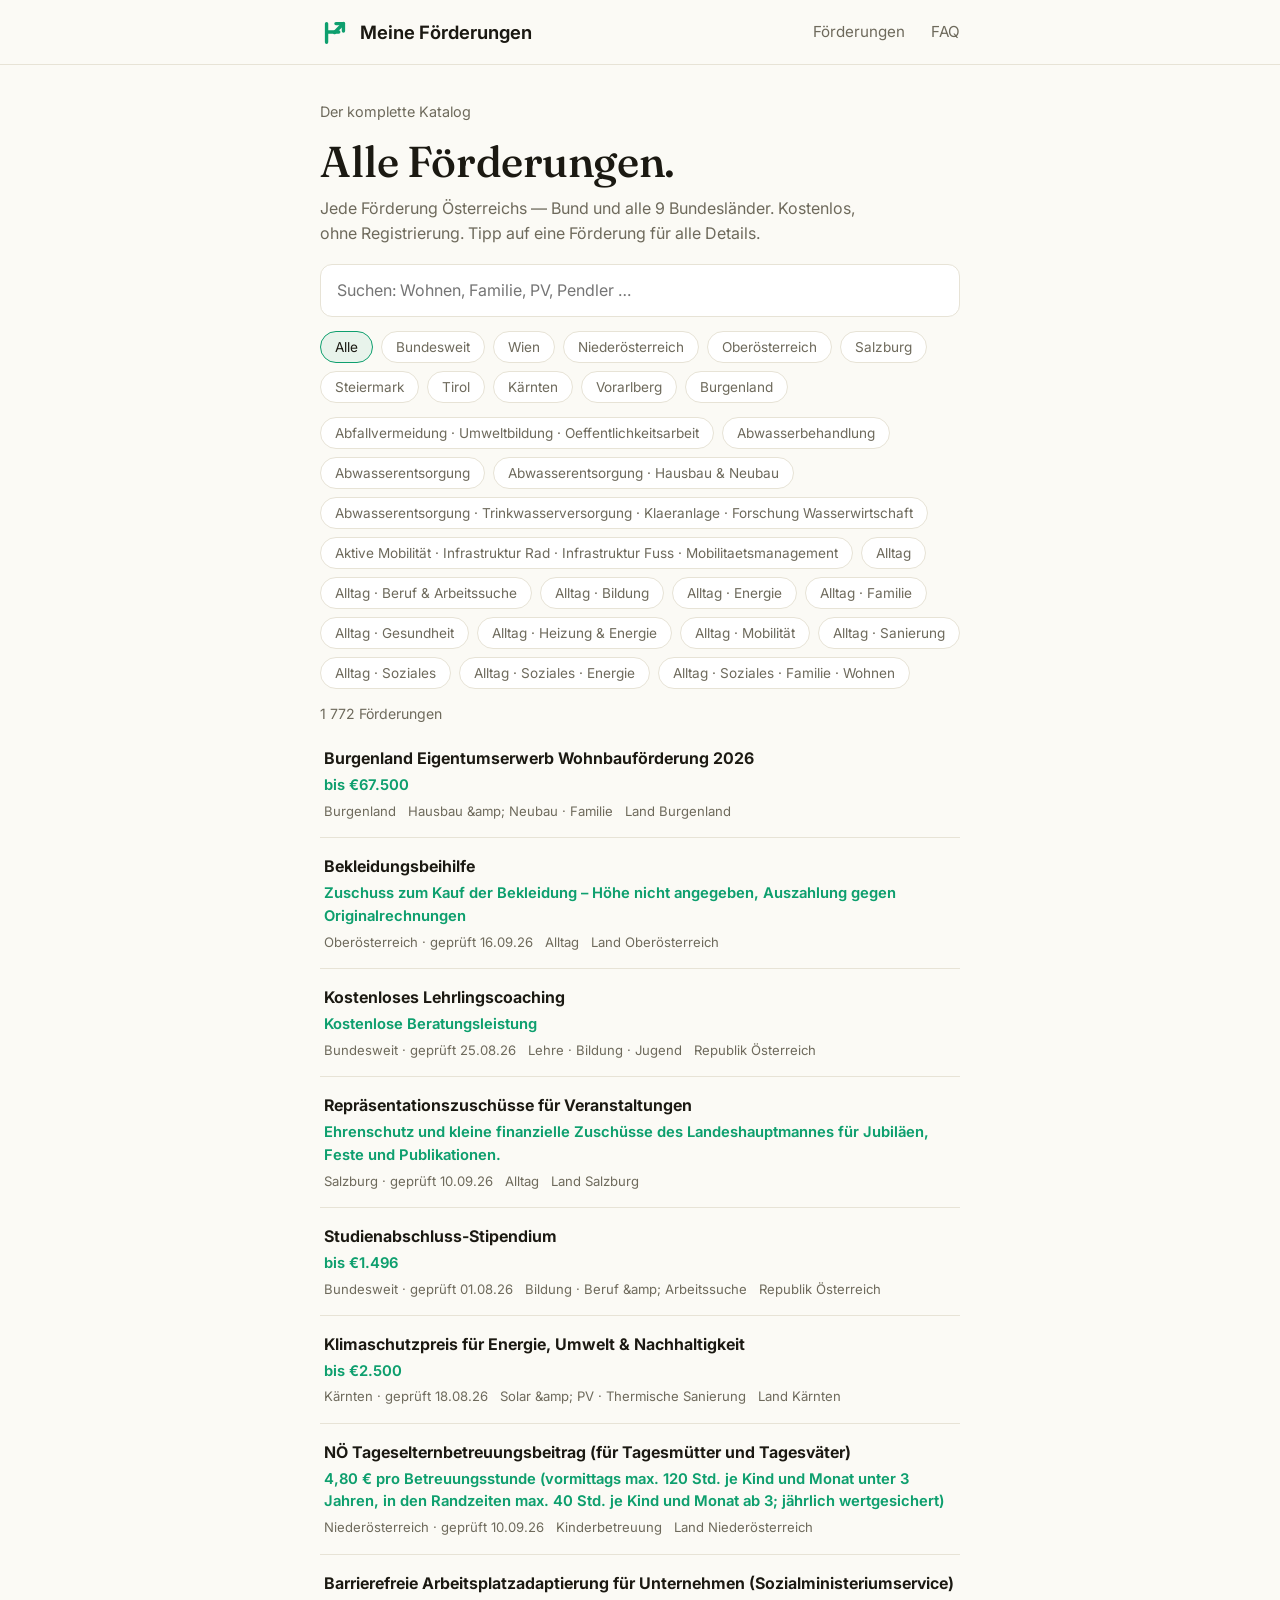
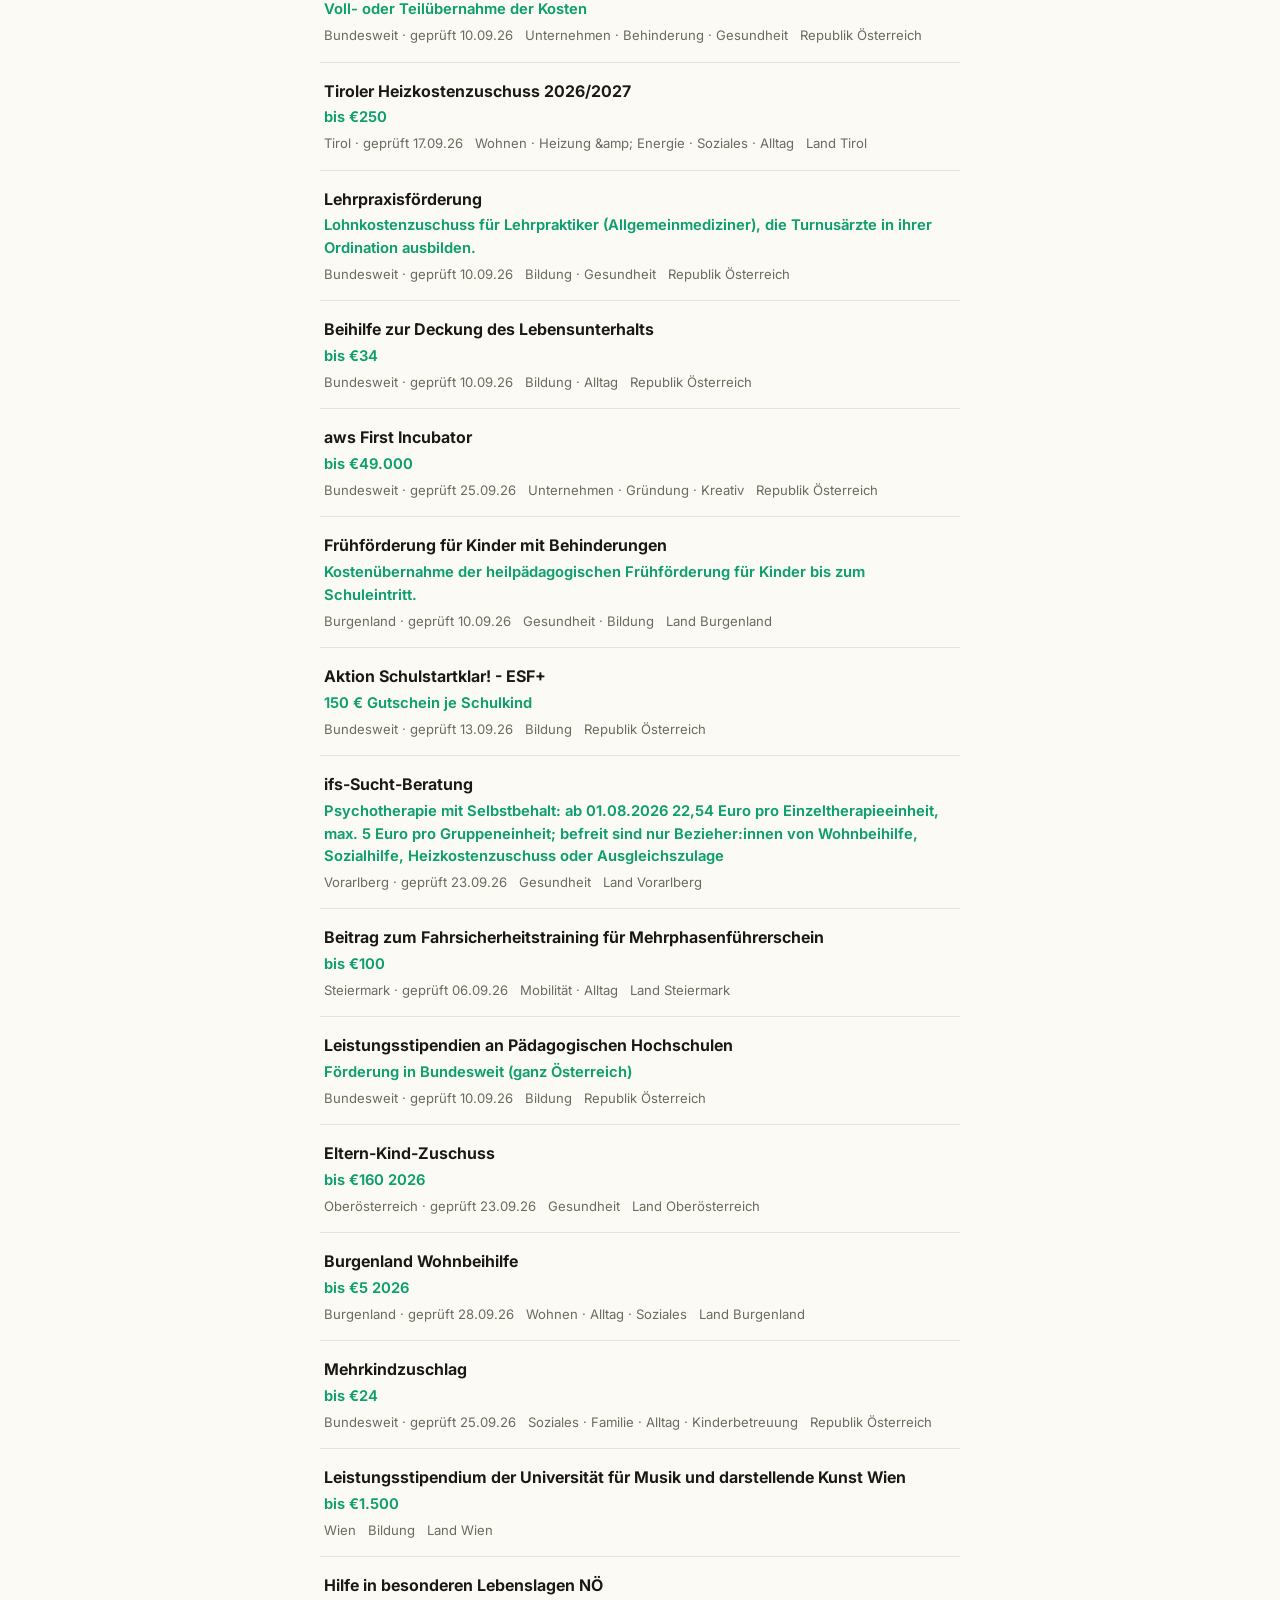
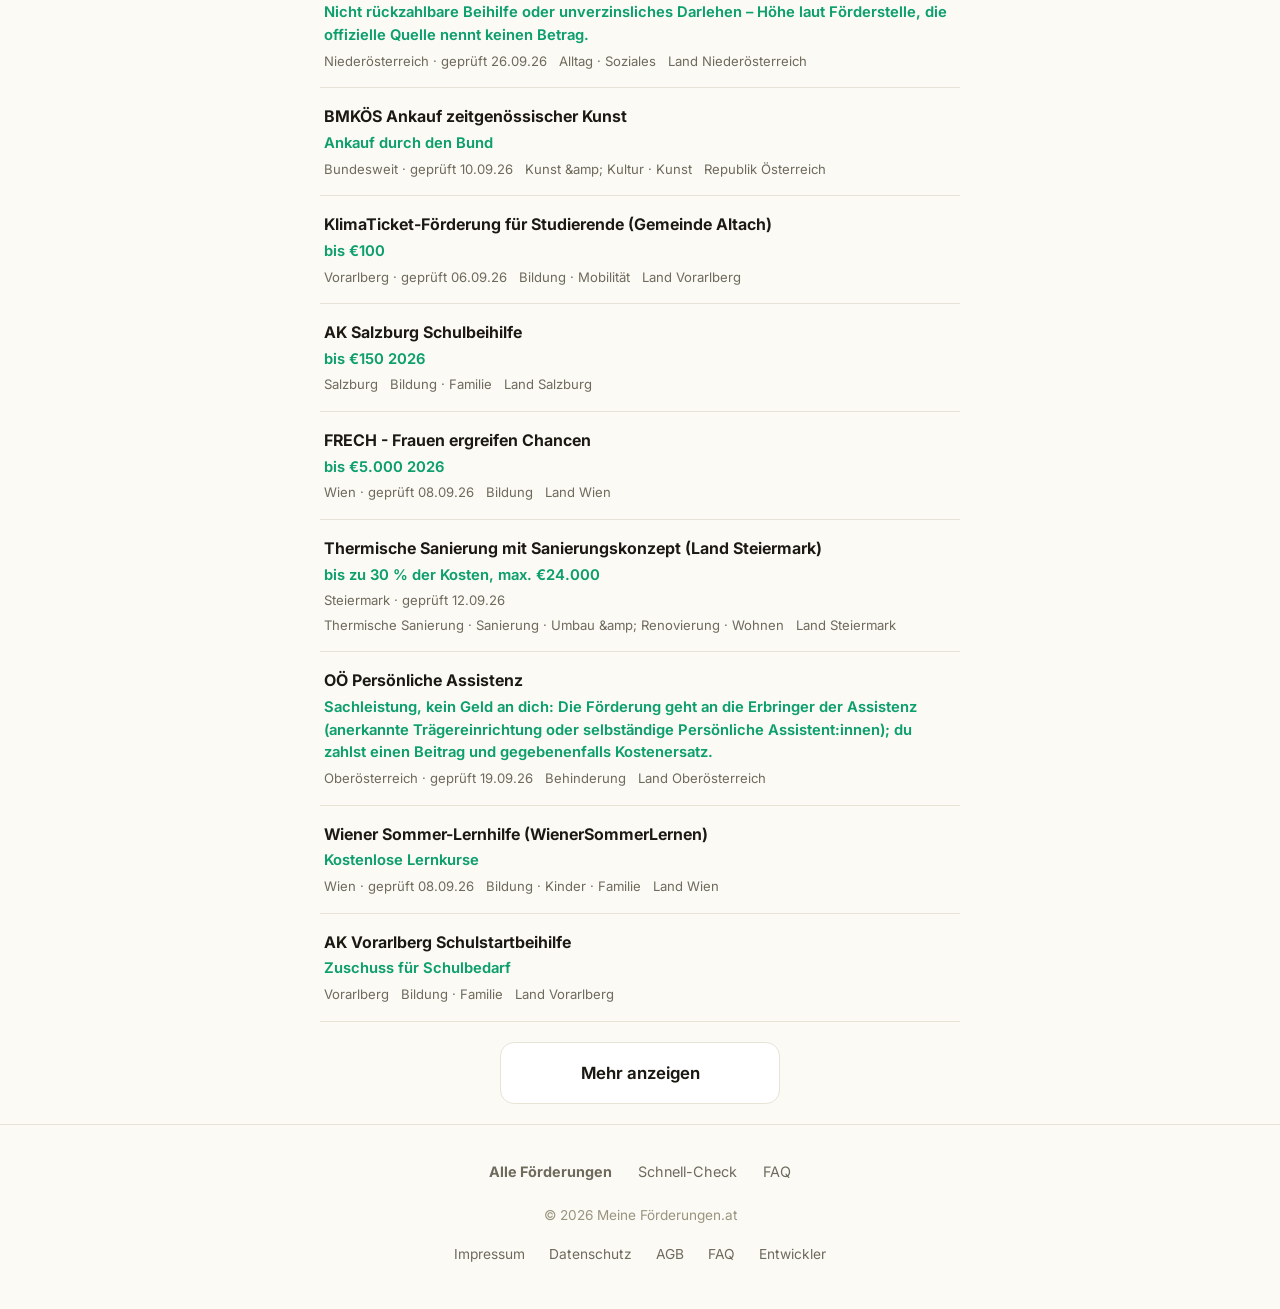
<file: foerderungen.html>
<!DOCTYPE html>
<html lang="de">
<head>
<meta charset="UTF-8">
<meta name="viewport" content="width=device-width, initial-scale=1">
<meta name="robots" content="noindex, nofollow">
<title>Alle Förderungen — Meine Förderungen</title>
<link rel="preconnect" href="https://fonts.googleapis.com">
<link rel="preconnect" href="https://fonts.gstatic.com" crossorigin>
<link href="https://fonts.googleapis.com/css2?family=Fraunces:opsz,wght@9..144,400..640&family=Inter:wght@400;500;600;700;800&display=swap" rel="stylesheet">
<link rel="icon" href="data:image/svg+xml,%3Csvg xmlns='http://www.w3.org/2000/svg' viewBox='0 0 32 32'%3E%3Cpath d='M7 27V7M7 16h13M17 7h8v8M25 7 15.5 16.5' stroke='%234ADE80' stroke-width='3.6' stroke-linecap='round' stroke-linejoin='round' fill='none'/%3E%3C/svg%3E">
<link rel="stylesheet" href="assets/style.css">
<style>
.list-tools{display:flex;flex-direction:column;gap:14px;margin:18px 0 8px}
.search-row{display:flex;gap:10px}
.search-row input{
  flex:1;border:1px solid var(--line);border-radius:12px;background:var(--card);
  color:var(--text);font:inherit;padding:13px 16px;outline:none;
}
.search-row input:focus{border-color:var(--mint)}
.f-row{display:flex;flex-wrap:wrap;gap:8px}
.f-chip{
  border:1px solid var(--line);border-radius:99px;padding:7px 14px;font-size:.85rem;
  background:var(--card);color:var(--muted);cursor:pointer;font-family:inherit;
}
.f-chip.on{border-color:var(--mint);color:var(--text);background:rgba(14,159,110,.08)}
.result-count{font-size:.88rem;color:var(--muted);margin:14px 0 6px}
.f-list{display:flex;flex-direction:column}
.f-item{
  border-bottom:1px solid var(--line);padding:16px 4px;cursor:pointer;
}
.f-item:hover{background:var(--card)}
.f-item .t{font-weight:680;font-size:1rem;margin-bottom:3px}
.f-item .amt{color:var(--mint);font-weight:640;font-size:.92rem;margin-bottom:4px}
.f-item .m{color:var(--muted);font-size:.82rem;display:flex;flex-wrap:wrap;gap:4px 12px}
.more-btn{margin:20px auto 0;max-width:280px}
</style>
</head>
<body class="theme-light">

<header class="site">
  <div class="wrap nav">
    <a href="index.html" class="brand"><span data-logo data-color="var(--mint)" data-size="30"></span> Meine Förderungen</a>
    <nav class="nav-links"><a href="foerderungen.html">Förderungen</a><a href="index.html#faq">FAQ</a></nav>
  </div>
</header>

<div class="wrap" style="padding-top:36px">
  <p class="b-label">Der komplette Katalog</p>
  <h1 class="display serif" style="font-size:clamp(1.9rem,5vw,2.7rem)">Alle Förderungen.</h1>
  <p style="color:var(--muted);max-width:56ch">Jede Förderung Österreichs — Bund und alle 9 Bundesländer. Kostenlos, ohne Registrierung. Tipp auf eine Förderung für alle Details.</p>

  <div class="list-tools">
    <div class="search-row">
      <input type="search" id="q" placeholder="Suchen: Wohnen, Familie, PV, Pendler …">
    </div>
    <div class="f-row" id="landFilter"></div>
    <div class="f-row" id="bereichFilter"></div>
  </div>

  <div class="result-count" id="count"></div>
  <div class="f-list" id="list"></div>
  <button class="btn btn-ghost more-btn" id="more" style="display:none">Mehr anzeigen</button>
</div>

<footer class="site">
  <div class="wrap">
    <div class="f-links">
      <a href="foerderungen.html"><b>Alle Förderungen</b></a><a href="check.html">Schnell-Check</a><a href="index.html#faq">FAQ</a>
    </div>
    <div class="f-copy">© 2026 Meine Förderungen.at</div>
    <div class="f-legal">
      <a href="#">Impressum</a><a href="#">Datenschutz</a><a href="#">AGB</a><a href="index.html#faq">FAQ</a><a href="entwickler.html">Entwickler</a>
    </div>
  </div>
</footer>

<script src="assets/app.js"></script>
<script src="assets/katalog-ui.js"></script>
</body>
</html>
</file>
<file: assets/style.css>
/* HolDirMehr Replika — geteilter Style
   Dark-Olive Theme (Landing/Check/Entwickler) + Light Theme (Bericht) */

:root{
  --serif:'Fraunces',Georgia,'Times New Roman',serif;
  --sans:'Inter',-apple-system,BlinkMacSystemFont,'Segoe UI',sans-serif;
  --r:16px;
}
*{margin:0;padding:0;box-sizing:border-box}
html{scroll-behavior:smooth}
body{
  font-family:var(--sans);
  background:var(--bg,#221C13);
  color:var(--text,#F1EBDD);
  -webkit-font-smoothing:antialiased;
  line-height:1.55;
}
img,svg{display:block}
a{color:inherit;text-decoration:none}
.wrap{max-width:680px;margin:0 auto;padding:0 20px}
.wrap-wide{max-width:880px;margin:0 auto;padding:0 20px}

/* ============ DARK THEME (default) ============ */
:root{
  --bg:#221C13;
  --bg-deep:#1C1710;
  --card:rgba(244,236,216,.045);
  --card-solid:#2B2417;
  --line:rgba(240,232,214,.13);
  --text:#F1EBDD;
  --muted:#A89E88;
  --faint:#8A8170;
  --mint:#4ADE80;
  --btn:#2F7D4F;
  --btn-hover:#2A7046;
  --btn-text:#F4EEDF;
  --chip-bg:rgba(244,236,216,.06);
}
body.theme-light{
  --bg:#FBFAF5;
  --bg-deep:#F4F2E9;
  --card:#FFFFFF;
  --card-solid:#FFFFFF;
  --line:#E7E3D6;
  --text:#1B1912;
  --muted:#6E6A5C;
  --faint:#9A947F;
  --mint:#0E9F6E;
  --btn:#2F7D4F;
  --btn-text:#F7F4EA;
}
.serif{font-family:var(--serif);font-weight:520;letter-spacing:-.01em}

/* ============ Header ============ */
header.site{
  position:sticky;top:0;z-index:50;
  background:color-mix(in srgb,var(--bg) 88%,transparent);
  backdrop-filter:blur(10px);
  border-bottom:1px solid var(--line);
}
.nav{display:flex;align-items:center;justify-content:space-between;height:64px}
.brand{display:flex;align-items:center;gap:10px;font-weight:650;font-size:1.15rem}
.brand .mark{width:30px;height:30px}
.nav-links{display:flex;gap:26px;font-size:.95rem;color:var(--muted)}
.nav-links a:hover{color:var(--text)}
.nav-light{background:rgba(255,255,255,.9)}

/* ============ Hero / Eingabe ============ */
.hero{padding-top:56px;padding-bottom:20px}
.hero h1{
  font-family:var(--serif);
  font-size:clamp(2.1rem,6vw,3rem);
  line-height:1.15;font-weight:540;letter-spacing:-.015em;
  margin-bottom:28px;
}
textarea#freeText{
  width:100%;min-height:120px;resize:vertical;
  background:var(--card);border:1px solid var(--line);border-radius:var(--r);
  color:var(--text);font:inherit;font-size:1.05rem;padding:18px;
  outline:none;transition:border-color .15s;
}
textarea#freeText::placeholder{color:var(--faint)}
textarea#freeText:focus{border-color:var(--mint)}
.hint{font-size:.88rem;color:var(--muted);margin:10px 0 16px}
.btn{
  display:flex;align-items:center;justify-content:center;gap:10px;
  width:100%;padding:17px 22px;border-radius:14px;border:none;
  font:inherit;font-weight:650;font-size:1.05rem;cursor:pointer;
  transition:background .15s,opacity .15s,transform .05s;
}
.btn:active{transform:scale(.99)}
.btn-primary{background:var(--btn);color:var(--btn-text)}
.btn-primary:hover{background:var(--btn-hover)}
.btn-ghost{background:var(--card);color:var(--text);border:1px solid var(--line)}
.btn-ghost:hover{background:rgba(244,236,216,.09)}
.btn-light{background:#F3F0E4;color:#2A2618;border:1px solid var(--line);font-weight:700}
.btn-dark{background:#111;color:#fff;font-weight:600}
.btn-gray{background:#CFCBBB;color:#6b675a;cursor:not-allowed}
.divider-or{display:flex;align-items:center;gap:14px;margin:18px 0;color:var(--muted);font-size:.9rem}
.divider-or::before,.divider-or::after{content:'';flex:1;height:1px;background:var(--line)}

.trust{margin-top:22px;display:flex;flex-direction:column;gap:10px;font-size:.92rem;color:var(--muted)}
.trust .t{display:flex;align-items:center;gap:9px}
.trust svg{flex:none}

/* ============ Testimonial ============ */
.testimonial{
  margin:34px 0;background:var(--card);border:1px solid var(--line);
  border-radius:var(--r);padding:22px 20px;
}
.stars{color:var(--mint);font-size:.95rem;letter-spacing:3px;margin-bottom:10px}
.testimonial q,.testimonial .quote{
  font-weight:640;font-size:1.02rem;display:block;margin-bottom:12px;
}
.t-meta{display:flex;align-items:center;gap:10px;flex-wrap:wrap;font-size:.86rem;color:var(--muted)}
.pill{
  font-size:.68rem;letter-spacing:.08em;color:var(--faint);
  border:1px solid var(--line);border-radius:99px;padding:3px 10px;text-transform:uppercase;
}

/* ============ Stats-Zeile ============ */
.statline{font-size:.95rem;color:var(--muted);margin:30px 0}
.statline b{color:var(--text)}

/* ============ Beispiel-Report-Mockups ============ */
.examples{margin:26px 0 8px}
.examples-grid{display:grid;grid-template-columns:1fr 1fr;gap:14px}
@media(max-width:640px){.examples-grid{grid-template-columns:1fr}}
.ex-card{position:relative;border-radius:18px;overflow:hidden;border:1px solid var(--line)}
.ex-card .zoom{
  position:absolute;top:8px;right:8px;z-index:5;
  background:rgba(20,17,10,.72);color:#EDE7D6;font-size:.72rem;font-weight:600;
  border:1px solid rgba(255,255,255,.18);border-radius:99px;padding:5px 11px;
  display:flex;align-items:center;gap:5px;cursor:pointer;backdrop-filter:blur(4px);
}
.ex-card .beispiel{
  position:absolute;top:8px;left:8px;z-index:5;
  background:rgba(20,17,10,.72);color:#CFC8B4;font-size:.7rem;
  border-radius:99px;padding:4px 10px;backdrop-filter:blur(4px);
}
.ex-cap{font-size:.85rem;color:var(--muted);text-align:center;margin:12px 4px 4px;line-height:1.4}
.ex-shot{background:#FAF8F0;color:#211D12;padding:14px 13px;font-size:.62rem;line-height:1.45;height:330px;overflow:hidden;position:relative}
.ex-shot .xs-head{display:flex;align-items:center;gap:5px;font-weight:700;font-size:.66rem;margin-bottom:8px}
.ex-shot .xs-head svg{width:13px;height:13px}
.xs-btn{display:inline-flex;align-items:center;gap:4px;border:1px solid #DDD8C6;background:#fff;border-radius:7px;padding:3px 7px;font-size:.58rem;font-weight:600;color:#3B372A;margin-right:4px}
.xs-stand{color:#8D8771;font-size:.56rem;margin:6px 0}
.xs-label{color:#8D8771;font-size:.58rem}
.xs-big{font-family:var(--serif);font-size:1.55rem;font-weight:560;margin:2px 0}
.xs-sub{color:#57523F;font-size:.6rem;max-width:90%}
.xs-sub b{color:#211D12}
.xs-grid{display:grid;grid-template-columns:1fr 1fr;gap:6px;margin:9px 0}
.xs-box{border:1px solid #E2DCC8;background:#fff;border-radius:8px;padding:7px 8px}
.xs-box .n{font-size:.95rem;font-weight:700}
.xs-box .l{color:#8D8771;font-size:.54rem}
.xs-note{color:#8D8771;font-size:.55rem}
.xs-note b{color:#3B372A}
.xs-progress{display:flex;justify-content:space-between;align-items:center;border-top:1px solid #EAE4D0;margin-top:9px;padding-top:7px;font-size:.56rem;font-weight:700}
.xs-progress .r{color:#8D8771;font-weight:500}
.xs-tag{display:inline-flex;align-items:center;gap:3px;border-radius:5px;padding:2px 6px;font-size:.52rem;font-weight:600;margin:3px 3px 0 0}
.xs-tag.ok{background:#E3F5EA;color:#0E7A4C}
.xs-tag.warn{background:#FBE9E7;color:#B3402C}
.xs-step{display:flex;gap:7px;margin:7px 0}
.xs-step .dot{flex:none;width:14px;height:14px;border-radius:50%;background:#0E7A4C;color:#fff;font-size:.5rem;display:flex;align-items:center;justify-content:center;font-weight:700}
.xs-step .dot.o{background:#EDE8D8;color:#8D8771}
.xs-h3{font-weight:700;font-size:.72rem;margin:2px 0 4px}
.examples-note{text-align:center;color:var(--faint);font-size:.82rem;margin:14px 0 0}

/* Lightbox */
.lightbox{position:fixed;inset:0;z-index:100;background:rgba(12,10,6,.86);display:none;align-items:center;justify-content:center;padding:24px;backdrop-filter:blur(3px)}
.lightbox.open{display:flex}
.lightbox .lb-card{background:#FAF8F0;color:#211D12;border-radius:18px;max-width:420px;width:100%;max-height:86vh;overflow:auto;padding:20px;font-size:.78rem;position:relative}
.lightbox .lb-close{position:absolute;top:10px;right:12px;background:none;border:none;color:#8D8771;font-size:1.3rem;cursor:pointer}
.lb-card .xs-big{font-size:2rem}
.lb-card{font-size:.72rem}

/* ============ Sektionen ============ */
section{padding:44px 0}
.kicker{font-size:.88rem;color:var(--muted);margin-bottom:8px}
h2.display{
  font-family:var(--serif);font-size:clamp(1.7rem,4.6vw,2.3rem);
  font-weight:540;letter-spacing:-.015em;margin-bottom:24px;line-height:1.2;
}
.checklist{list-style:none;display:flex;flex-direction:column;gap:16px;margin:6px 0 22px}
.checklist li{display:flex;gap:12px;font-size:1rem}
.checklist svg{flex:none;margin-top:2px}
.checklist b{font-weight:680}
.price-line{color:var(--muted);font-size:.98rem}
.price-line b{color:var(--text)}

/* Carousel */
.carousel{position:relative;overflow:hidden}
.car-track{display:flex;transition:transform .35s ease}
.car-slide{min-width:100%;padding-right:2px}
.car-slide .testimonial{margin:0}
.car-dots{display:flex;gap:8px;justify-content:center;margin-top:16px}
.car-dots button{width:8px;height:8px;border-radius:50%;border:none;background:var(--line);cursor:pointer;padding:0}
.car-dots button.on{background:var(--mint)}

/* So funktioniert's */
.steps{display:flex;flex-direction:column;gap:26px}
.step{display:flex;gap:18px}
.step .n{
  font-family:var(--serif);font-size:1.7rem;font-weight:560;color:var(--muted);
  width:34px;flex:none;line-height:1.15;
}
.step h3{font-size:1.08rem;font-weight:680;margin-bottom:4px}
.step p{color:var(--muted);font-size:.95rem;max-width:52ch}

/* Preisvergleich */
.vs{display:grid;grid-template-columns:1fr 1fr;gap:14px;margin-top:8px}
@media(max-width:560px){.vs{grid-template-columns:1fr}}
.vs .cell{border:1px solid var(--line);border-radius:var(--r);padding:20px;background:var(--card)}
.vs .amount{font-family:var(--serif);font-size:1.9rem;font-weight:560;margin-bottom:4px}
.vs .amount.old{color:var(--faint);text-decoration:line-through}
.vs .amount.hot{color:var(--mint)}
.vs .lbl{color:var(--muted);font-size:.9rem}

/* Förderkarten */
.fcards{display:flex;flex-direction:column;gap:14px;margin-top:6px}
.fcard{border:1px solid var(--line);border-radius:var(--r);padding:18px 20px;background:var(--card)}
.fcard .cat{font-size:.82rem;color:var(--muted);margin-bottom:6px}
.fcard .name{font-family:var(--serif);font-size:1.25rem;font-weight:560;margin-bottom:4px}
.fcard .amt{color:var(--text);font-weight:640}
.fcard .amt b{color:var(--mint)}

/* Stats-Grid */
.stats{display:grid;grid-template-columns:1fr 1fr;gap:26px 14px;margin-top:10px}
.stats .s .v{font-family:var(--serif);font-size:2rem;font-weight:560}
.stats .s .v.g{color:var(--mint)}
.stats .s .l{color:var(--muted);font-size:.9rem}

/* FAQ */
.faq{display:flex;flex-direction:column;gap:12px}
.faq details{border:1px solid var(--line);border-radius:14px;background:var(--card);overflow:hidden}
.faq summary{
  list-style:none;cursor:pointer;display:flex;justify-content:space-between;align-items:center;
  padding:17px 20px;font-weight:640;font-size:.98rem;gap:14px;
}
.faq summary::-webkit-details-marker{display:none}
.faq summary .ar{color:var(--faint);transition:transform .2s;flex:none}
.faq details[open] summary .ar{transform:rotate(180deg)}
.faq .a{padding:0 20px 18px;color:var(--muted);font-size:.93rem;max-width:60ch}

/* Final CTA */
.final-cta{text-align:left;padding:56px 0 64px}
.final-cta h2{font-size:clamp(1.9rem,5vw,2.5rem);margin-bottom:10px}
.final-cta p{color:var(--muted);margin-bottom:26px}
.final-cta .btn{max-width:340px}

/* ============ Footer ============ */
footer.site{border-top:1px solid var(--line);padding:36px 0 44px;margin-top:20px}
.f-links{display:flex;flex-wrap:wrap;gap:12px 26px;justify-content:center;font-size:.9rem;color:var(--muted);margin-bottom:22px}
.f-links a:hover{color:var(--text)}
.f-copy{text-align:center;color:var(--faint);font-size:.85rem;margin-bottom:18px}
.f-legal{display:flex;flex-wrap:wrap;gap:12px 24px;justify-content:center;font-size:.86rem;color:var(--muted)}
.f-legal a:hover{color:var(--text)}

/* ============ Quiz (check.html) ============ */
.quiz{max-width:560px;margin:0 auto;padding:40px 20px 70px}
.q-progress{height:4px;border-radius:99px;background:var(--card);border:1px solid var(--line);overflow:hidden;margin-bottom:14px}
.q-progress i{display:block;height:100%;background:var(--mint);width:0;transition:width .3s}
.q-count{font-size:.85rem;color:var(--muted);margin-bottom:18px}
.q-question{font-family:var(--serif);font-size:1.7rem;font-weight:540;margin-bottom:22px;line-height:1.25}
.q-opts{display:flex;flex-direction:column;gap:11px}
.q-opt{
  text-align:left;background:var(--card);border:1px solid var(--line);border-radius:13px;
  padding:15px 18px;color:var(--text);font:inherit;font-size:1rem;cursor:pointer;
  transition:border-color .12s,background .12s;
}
.q-opt:hover{border-color:var(--mint)}
.q-opt.sel{border-color:var(--mint);background:rgba(74,222,128,.08)}
.q-nav{display:flex;justify-content:space-between;margin-top:26px}
.q-nav button{
  background:none;border:none;color:var(--muted);font:inherit;font-size:.92rem;
  cursor:pointer;padding:10px 4px;
}
.q-nav button:hover{color:var(--text)}
.q-nav .next{font-weight:680;color:var(--text)}
.q-multi-hint{font-size:.82rem;color:var(--faint);margin-top:14px}

/* ============ Bericht (bericht.html) ============ */
.b-head{padding:36px 0 8px}
.b-label{font-size:.9rem;color:var(--muted);margin-bottom:6px}
.b-amount{
  font-family:var(--serif);font-size:clamp(2.6rem,9vw,4.2rem);
  font-weight:540;letter-spacing:-.02em;line-height:1.05;
}
.b-sub{font-size:1.05rem;margin-top:8px}
.b-sub b{font-weight:680}
.b-badges{margin-top:18px;display:flex;flex-direction:column;gap:10px;font-size:.95rem}
.b-badges .ok{color:var(--mint);display:flex;gap:9px;align-items:center}
.b-badges .warn{color:#B45309;display:flex;gap:9px;align-items:flex-start}
.theme-light .b-badges .ok{color:#0E9F6E}

.b-sect{padding-top:30px;padding-bottom:30px}
.b-sect h2{font-size:1rem;font-weight:680;margin-bottom:2px}
.b-sect .sub{font-size:.9rem;color:var(--muted);margin-bottom:16px}
.b-sect .sub b{color:var(--text);font-weight:680}

.rank-list{border:1px solid var(--line);border-radius:var(--r);background:var(--card);overflow:hidden}
.rank-row{padding:16px 18px;border-bottom:1px solid var(--line)}
.rank-row:last-child{border-bottom:none}
.rank-row .rk{font-weight:760;font-size:.92rem;width:34px;flex:none;padding-top:2px}
.rank-row .mid{flex:1;min-width:0}
.rank-row .who{font-size:.95rem}
.rank-row .who .cat{color:var(--muted)}
.rank-row .meta span{display:inline-flex;align-items:center;gap:4px}
.rank-row .meta{display:flex;flex-wrap:wrap;gap:4px 14px;font-size:.8rem;color:var(--faint);margin-top:5px;align-items:center}
.rank-row .meta .cmb{color:var(--mint);display:inline-flex;gap:5px;align-items:center}
.rank-row .amt{text-align:right;flex:none;max-width:45%}
.rank-row .amt .v{font-weight:760;font-size:1rem;white-space:nowrap}
.rank-row .amt .v small{font-weight:600;color:var(--muted);font-size:.85em;white-space:normal}
.rank-row .amt .lock{margin-left:7px;display:inline-flex;vertical-align:-2px;color:var(--faint)}
.rank-row .more{text-align:center;color:var(--faint);width:100%;padding:4px 0;letter-spacing:2px}

/* Aufklappbare Antrags-Pläne (Kostenlos-Variante: alles offen) */
.rank-row{cursor:pointer}
.rank-row .rhead{display:flex;gap:14px;width:100%;align-items:flex-start}
.rank-row .chev{color:var(--faint);display:inline-flex;vertical-align:-2px;margin-left:6px;transition:transform .2s}
.rank-row.open .chev{transform:rotate(180deg)}
.plan-detail{display:none;padding:14px 0 6px 48px;border-top:1px dashed var(--line);margin-top:14px}
.rank-row.open .plan-detail{display:block}
.pd-h{font-size:.72rem;letter-spacing:.07em;text-transform:uppercase;color:var(--faint);font-weight:700;margin-bottom:8px;display:flex;gap:5px;align-items:center}
.plan-detail ol{list-style:none;counter-reset:ps;display:flex;flex-direction:column;gap:9px;margin-bottom:14px}
.plan-detail ol li{counter-increment:ps;display:flex;gap:11px;font-size:.92rem;color:var(--text)}
.plan-detail ol li::before{content:counter(ps);color:var(--mint);font-weight:700;flex:none;width:14px}
.pd-docs{display:flex;flex-wrap:wrap;gap:7px;margin-bottom:14px}
.pd-doc{border:1px solid var(--line);border-radius:8px;padding:4px 11px;font-size:.8rem;color:var(--muted);background:var(--card)}
.pd-tipp{display:flex;gap:9px;font-size:.86rem;color:#B45309;background:rgba(217,119,6,.07);border:1px solid rgba(217,119,6,.28);border-radius:10px;padding:11px 13px;align-items:flex-start}
.pd-tipp svg{flex:none;margin-top:2px}

.report-summary{
  border:1px solid var(--line);border-radius:14px;padding:14px 18px;margin-top:16px;
  display:flex;gap:10px;align-items:flex-start;font-size:.92rem;color:var(--muted);
}
.report-summary b{color:var(--text)}
.min-value{display:flex;gap:9px;align-items:flex-start;font-size:.93rem;color:var(--muted);margin-top:16px}
.min-value svg{color:var(--mint);flex:none;margin-top:2px}

.proof-teaser{border:1px solid var(--line);border-radius:var(--r);padding:22px 20px;margin-top:16px}
.proof-teaser .t{font-weight:700;font-size:1rem;display:flex;gap:8px;align-items:center}
.proof-teaser .lbl{color:var(--muted);font-size:.88rem;margin:4px 0 14px}
.proof-teaser ol{list-style:none;counter-reset:st;display:flex;flex-direction:column;gap:12px}
.proof-teaser ol li{counter-increment:st;display:flex;gap:14px;font-size:.97rem}
.proof-teaser ol li::before{
  content:counter(st);font-weight:680;color:var(--mint);flex:none;width:16px;
}
.proof-teaser .locked-link{
  margin-top:16px;font-weight:680;color:var(--mint);display:flex;gap:8px;align-items:center;font-size:.95rem;
}

.paywall-cta{text-align:center;padding:8px 0 0}
.paywall-cta .btn{max-width:420px;margin:0 auto}
.paywall-cta .btn.gray{background:#CFCBBB;color:#6b675a;cursor:default}
.paywall-cta .g{color:var(--muted);font-size:.9rem;margin-top:12px}
.paywall-cta .g b{color:var(--text)}
.paywall-cta .sample{display:flex;gap:9px;align-items:center;justify-content:center;color:var(--muted);font-size:.9rem;margin-top:20px}
.paywall-cta .sample a{color:var(--text);text-decoration:underline;text-underline-offset:3px}

/* Vergleichskarten Gratis/Voll */
.plans{display:flex;flex-direction:column;gap:14px;margin-top:18px}
.plan{border:1px solid var(--line);border-radius:var(--r);padding:20px 22px;background:var(--card)}
.plan.voll{border-color:var(--mint);border-width:1.5px}
.plan .h{font-size:.82rem;letter-spacing:.06em;text-transform:uppercase;color:var(--muted);font-weight:700;margin-bottom:12px}
.plan.voll .h{color:var(--text)}
.plan ul{list-style:none;display:flex;flex-direction:column;gap:11px}
.plan li{display:flex;gap:11px;align-items:flex-start;font-size:.97rem}
.plan li svg{flex:none;margin-top:3px;color:var(--faint)}
.plan.voll li svg{color:var(--mint)}
.plan li b{font-weight:680}
.plan li .mut{color:var(--muted)}

/* Garantie */
.guarantee{border:1px solid var(--line);border-radius:var(--r);padding:22px;margin-top:16px}
.guarantee .h{font-weight:700;display:flex;gap:9px;align-items:center;margin-bottom:10px}
.guarantee .h svg{color:var(--mint)}
.guarantee q{display:block;color:var(--muted);font-style:italic;margin-bottom:8px}
.guarantee .w{font-size:.85rem;color:var(--faint)}

/* Chips */
.chips{display:flex;flex-wrap:wrap;gap:9px;margin-top:8px}
.chip{border:1px solid var(--line);border-radius:99px;padding:6px 14px;font-size:.86rem;color:var(--text);background:var(--card)}
.chips-label{font-size:.88rem;color:var(--muted);margin-bottom:12px}

/* Checkout */
.checkout{border:1px solid var(--line);border-radius:var(--r);padding:22px 20px;margin-top:18px}
.checkout .h{font-weight:700;margin-bottom:14px;font-size:.98rem}
.consent{
  border:1px solid var(--line);border-radius:13px;padding:15px 16px;margin-bottom:12px;
  display:flex;gap:12px;font-size:.9rem;color:var(--muted);align-items:flex-start;background:var(--card);
}
.consent input{margin-top:3px;flex:none;accent-color:var(--mint);width:17px;height:17px}
.consent b{color:var(--text)}
.consent .row2{margin-top:8px}
.pay-methods{display:flex;flex-direction:column;gap:10px;margin:14px 0}
.pay-btn{width:100%;border-radius:12px;border:1px solid var(--line);padding:14px;display:flex;align-items:center;justify-content:center;font:inherit;cursor:pointer}
.pay-btn.apple{background:#000;color:#fff;border-color:#000;font-weight:600;font-size:1.05rem}
.pay-btn.paypal{background:#fff;color:#003087;font-style:italic;font-weight:800;font-size:1.1rem}
.pay-btn .pm{font-style:normal;font-weight:600}
.card-or{text-align:center;color:var(--muted);font-size:.88rem;margin:14px 0 12px}
.f-label{display:block;font-weight:700;font-size:.95rem;margin-bottom:8px}
input[type=email]{
  width:100%;border:1px solid var(--line);border-radius:12px;background:var(--card);
  color:var(--text);font:inherit;padding:14px 16px;outline:none;
}
input[type=email]::placeholder{color:var(--faint)}
input[type=email]:focus{border-color:var(--mint)}
.f-help{font-size:.85rem;color:var(--muted);margin:8px 0 16px}
.method-row{
  display:flex;align-items:center;gap:12px;border:1px solid var(--line);border-radius:12px;
  padding:15px 16px;margin-bottom:10px;font-weight:640;cursor:pointer;background:var(--card);
}
.method-row svg{flex:none}
.checkout .btn{margin-top:16px}
.stripe-note{display:flex;gap:8px;justify-content:center;align-items:center;color:var(--muted);font-size:.85rem;margin-top:14px;flex-wrap:wrap}
.agb-note{text-align:center;color:var(--faint);font-size:.82rem;margin-top:12px}
.agb-note a,.agb-note u{text-decoration:underline;text-underline-offset:2px;cursor:pointer}
.pay-badges{display:flex;gap:8px;justify-content:center;align-items:center;flex-wrap:wrap;margin-top:14px}
.pay-badges .once{color:var(--muted);font-size:.85rem;display:flex;gap:6px;align-items:center}
.pbadge{border:1px solid var(--line);border-radius:6px;padding:3px 8px;font-size:.72rem;font-weight:700;color:var(--muted);background:var(--card)}
.disclaimer{text-align:center;color:var(--faint);font-size:.85rem;max-width:58ch;margin:36px auto 8px}

/* ============ Entwickler-Seite ============ */
.doc h1{font-family:var(--serif);font-size:clamp(1.9rem,5vw,2.6rem);font-weight:540;margin-bottom:14px;letter-spacing:-.015em}
.doc .lead{color:var(--muted);font-size:1.05rem;max-width:58ch;margin-bottom:36px}
.doc h2{font-family:var(--serif);font-size:1.6rem;font-weight:540;margin:40px 0 14px}
.doc p{color:var(--muted);max-width:64ch;margin-bottom:14px}
.doc p b,.doc li b{color:var(--text)}
.doc ul.doc-list{margin:0 0 14px 20px;color:var(--muted);display:flex;flex-direction:column;gap:10px;max-width:64ch}
.doc code{background:var(--card);border:1px solid var(--line);border-radius:6px;padding:1px 7px;font-size:.85em}
.doc .contact{
  border:1px solid var(--line);border-radius:var(--r);padding:26px 24px;margin:36px 0 8px;
}
.doc .contact h2{margin:0 0 10px}
.doc .contact a{color:var(--mint);text-decoration:underline;text-underline-offset:3px;font-weight:640}
.doc .contact .rt{color:var(--faint);font-size:.88rem;margin-top:8px}
.doc .more-link{color:var(--mint);text-decoration:underline;text-underline-offset:3px;font-weight:640;display:inline-block;margin:28px 0 10px}

/* ============ Print/PDF (Bericht) ============ */
@media print{
  header.site, footer.site, .cookie, .cmodal, .lightbox, #zExtras, #printBtn, #firmsWrap, .more-btn, .btn{display:none!important}
  body{background:#fff;color:#111}
  .b-amount{color:#111}
  .rank-row.open .plan-detail{display:block!important}
  .rank-row{break-inside:avoid;page-break-inside:avoid}
  .plan-detail{display:block!important}
  a{color:#111}
}

/* Cookie-Banner */
.cookie{
  position:fixed;bottom:14px;left:50%;transform:translateX(-50%);
  max-width:560px;width:calc(100% - 28px);z-index:80;
  background:var(--card-solid,#2B2417);border:1px solid var(--line);border-radius:16px;
  padding:16px 18px;display:none;gap:14px;align-items:center;box-shadow:0 12px 40px rgba(0,0,0,.35);
}
.cookie.show{display:flex}
.cookie p{font-size:.84rem;color:var(--muted);flex:1}
.cookie button{flex:none;border-radius:10px;border:1px solid var(--line);background:none;color:var(--text);padding:9px 16px;font:inherit;font-size:.86rem;cursor:pointer}
.cookie button.ok{background:var(--btn);border-color:var(--btn);color:var(--btn-text);font-weight:640}

/* Cookie-Modal */
.cmodal{position:fixed;inset:0;z-index:110;background:rgba(12,10,6,.7);display:none;align-items:center;justify-content:center;padding:22px}
.cmodal.open{display:flex}
.cmodal .box{background:var(--card-solid);border:1px solid var(--line);border-radius:18px;max-width:440px;width:100%;padding:26px}
.cmodal h3{font-family:var(--serif);font-size:1.35rem;margin-bottom:10px}
.cmodal p{color:var(--muted);font-size:.92rem;margin-bottom:18px}
.cmodal .btn{padding:12px}
</file>
